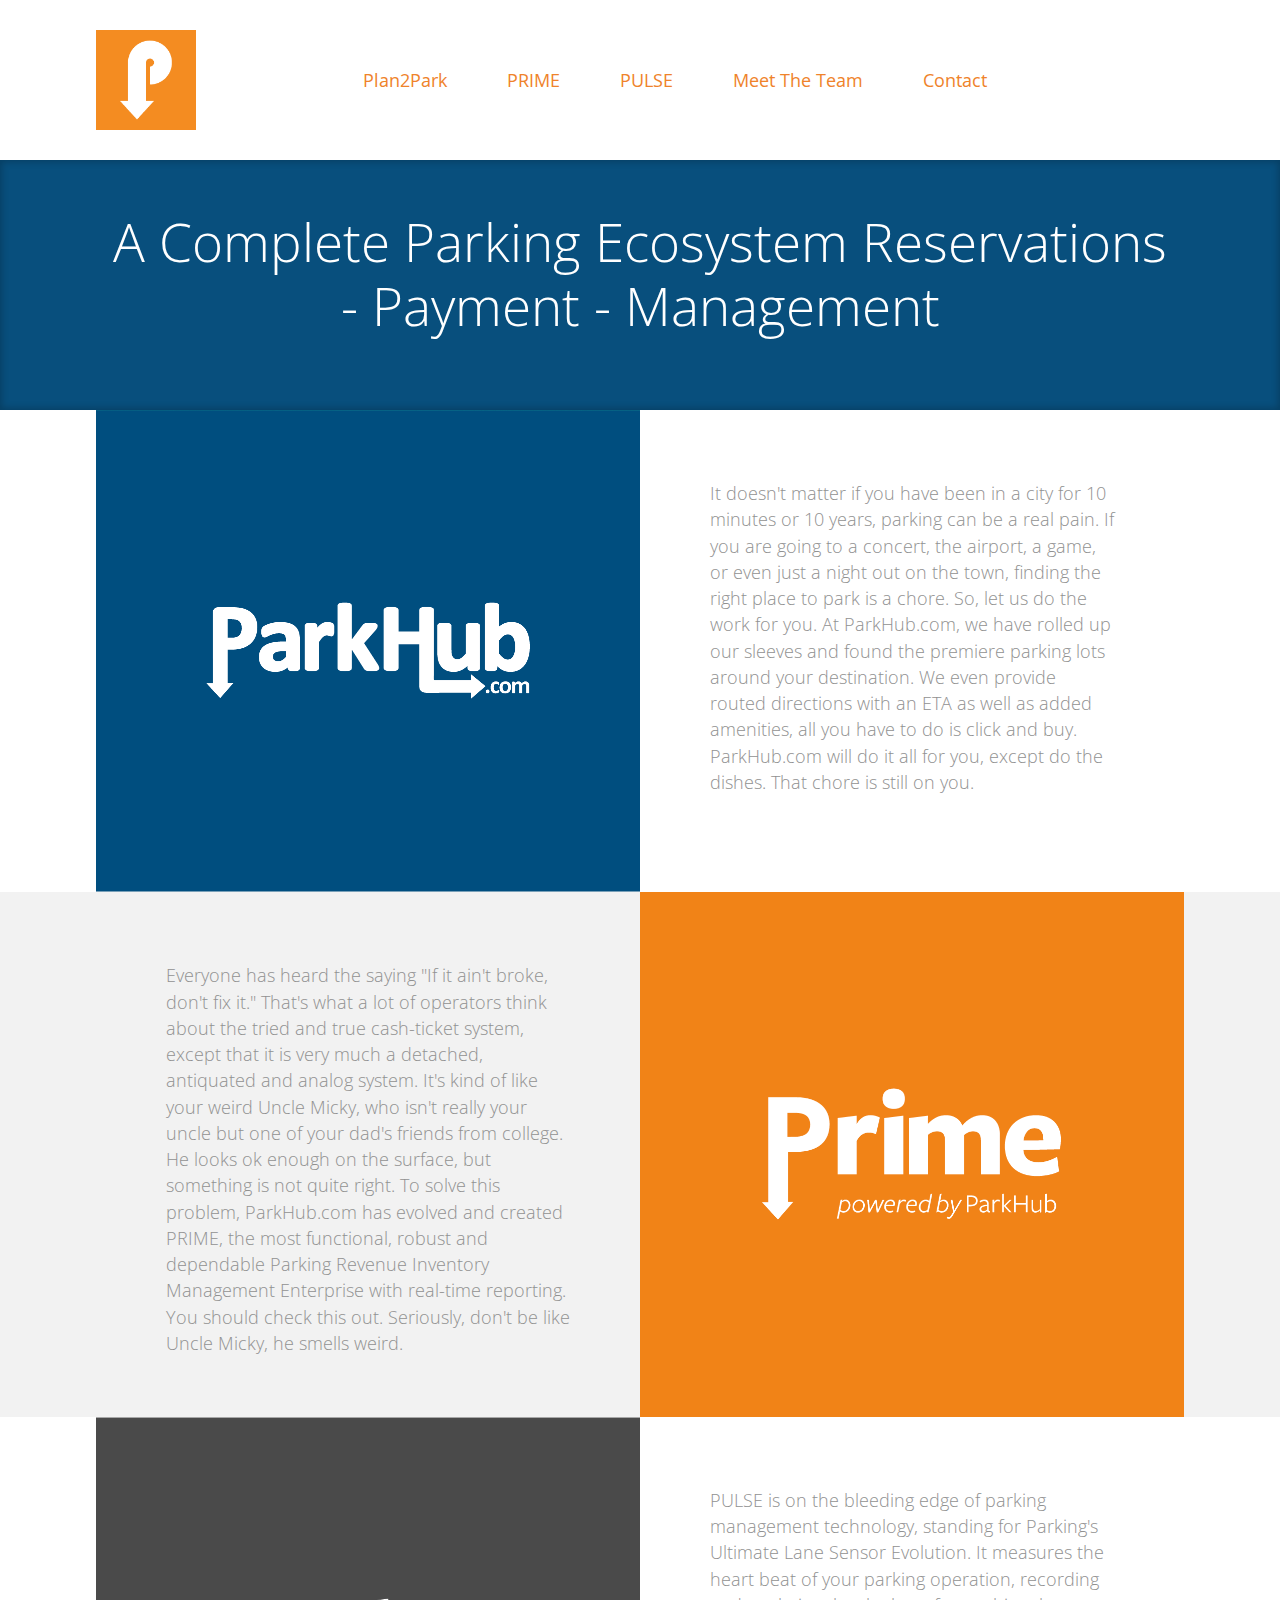
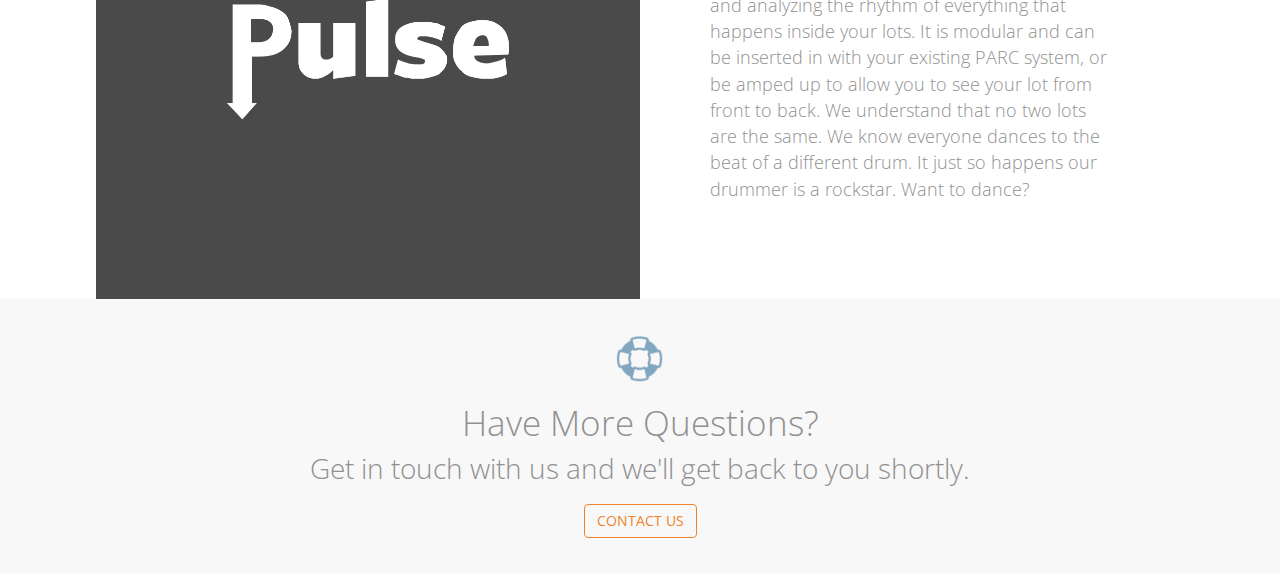
<file: index.html>
<!DOCTYPE html>
<html>
<head>
	<title>ParkHub.com</title>
    <meta name="viewport" content="initial-scale = 1.0,maximum-scale = 1.0" />
    <link rel="shortcut icon" href="images/parkhub-icon.ico" />
<!--    <link rel="stylesheet" href="//netdna.bootstrapcdn.com/bootstrap/3.2.0/css/bootstrap.min.css" />-->
    <link rel="stylesheet" href="style/bootstrap.min.css" />
    <link rel="stylesheet" href="style/marques.min.css" />
    <link href='https://fonts.googleapis.com/css?family=Open+Sans' rel='stylesheet' type='text/css'>
</head>
<body>
    
    <div class="wrapper">
    
        <nav class="navigation navbar navbar-default">
          <div class="cust-container container">
            <!-- Brand and toggle get grouped for better mobile display -->
            <div class="navbar-header">
              <button type="button" class="cust-navbar-toggle navbar-toggle collapsed" data-toggle="collapse" data-target="#bs-example-navbar-collapse-1" aria-expanded="false">
                <span class="sr-only">Toggle navigation</span>
                <span class="icon-bar"></span>
                <span class="icon-bar"></span>
                <span class="icon-bar"></span>
              </button>
              <a href="index.html"><img id="logo" class="navbar-brand" src="images/logo.png" /></a>
            </div>

            <!-- Collect the nav links, forms, and other content for toggling -->
            <div class="collapse navbar-collapse" id="bs-example-navbar-collapse-1">
              <ul class="cust-nav nav navbar-nav">
                <li><a href="parkhub.html">Plan2Park</a></li>
                <li><a href="prime.html">PRIME</a></li>
                <li><a href="pulse.html">PULSE</a></li>
                <li><a href="team.html">Meet The Team</a></li>
                <li><a href="contact.html">Contact</a></li>
              </ul>
            </div><!-- /.navbar-collapse -->
          </div><!-- /.container-fluid -->
        </nav>
    </div>

    <section class="hero-section" style="background-image: url('https://s3.amazonaws.com/parkhub-assets/parkhub.com/assets/images/about-us/overview-c6fdcbafa57f0be88a2fa9a77554bc99.png')">
        <div class="wrapper">
            <section class="cust-container container">
                <article class="hero-text">
                    <h2 id="overviewHeader">A Complete Parking Ecosystem Reservations - Payment - Management</h2>
                </article>
            </section>
        </div>
    </section>

    <div class="wrapper">
        <section class="cust-container container">
            <div class="row">
                <div class="cust-col col-md-6">
                    <a href="parkhub.html"><img class="cust-card" src="images/parkhub.png"></a>
                </div>
                <div class="cust-col col-md-6">
                    <p class="cust-card-text">It doesn't matter if you have been in a city for 10 minutes or 10 years, parking can be a real pain. If you are going to a concert, the airport, a game, or even just a night out on the town, finding the right place to park is a chore. So, let us do the work for you. At ParkHub.com, we have rolled up our sleeves and found the premiere parking lots around your destination. We even provide routed directions with an ETA as well as added amenities, all you have to do is click and buy. ParkHub.com will do it all for you, except do the dishes. That chore is still on you.</p>
                </div>
            </div>
            
            <div class="cust-row"></div>
            <div id="overviewSection" class="row">
                <div id="overviewBottom" class="cust-col col-md-6">
                    <p class="cust-card-text">Everyone has heard the saying "If it ain't broke, don't fix it." That's what a lot of operators think about the tried and true cash-ticket system, except that it is very much a detached, antiquated and analog system. It's kind of like your weird Uncle Micky, who isn't really your uncle but one of your dad's friends from college. He looks ok enough on the surface, but something is not quite right. To solve this problem, ParkHub.com has evolved and created PRIME, the most functional, robust and dependable Parking Revenue Inventory Management Enterprise with real-time reporting. You should check this out. Seriously, don't be like Uncle Micky, he smells weird.</p>
                </div>
                <div id="overviewTop" class="cust-col col-md-6">
                    <a href="prime.html"><img class="cust-card" src="images/prime.png"></a>
                </div>
            </div>
            <div class="row">
                <div class="cust-col col-md-6">
                    <a href="pulse.html"><img class="cust-card" src="images/pulse.png"></a>
                </div>
                <div class="cust-col col-md-6">
                    <p class="cust-card-text">PULSE is on the bleeding edge of parking management technology, standing for Parking's Ultimate Lane Sensor Evolution. It measures the heart beat of your parking operation, recording and analyzing the rhythm of everything that happens inside your lots. It is modular and can be inserted in with your existing PARC system, or be amped up to allow you to see your lot from front to back. We understand that no two lots are the same. We know everyone dances to the beat of a different drum. It just so happens our drummer is a rockstar. Want to dance?</p>
                </div>
            </div>
        </section>
        
    </div>

    <section class="footer">
        <header>
            <!-- Icon -->
            <img class="footer-icon cust-card" src="images/icon.png">
        </header>
        <article>
            <h3>Have More Questions?</h3>
            <h5>Get in touch with us and we'll get back to you shortly.</h5>
            <button class="cust-button btn"><a href="contact.html">Contact Us</a></button>
        </article>
    </section>
    
    <script type="text/javascript" src="js/jquery.js"></script>
    <script type="text/javascript" src="js/bootstrap.min.js"></script>
</body>
</html>
</file>
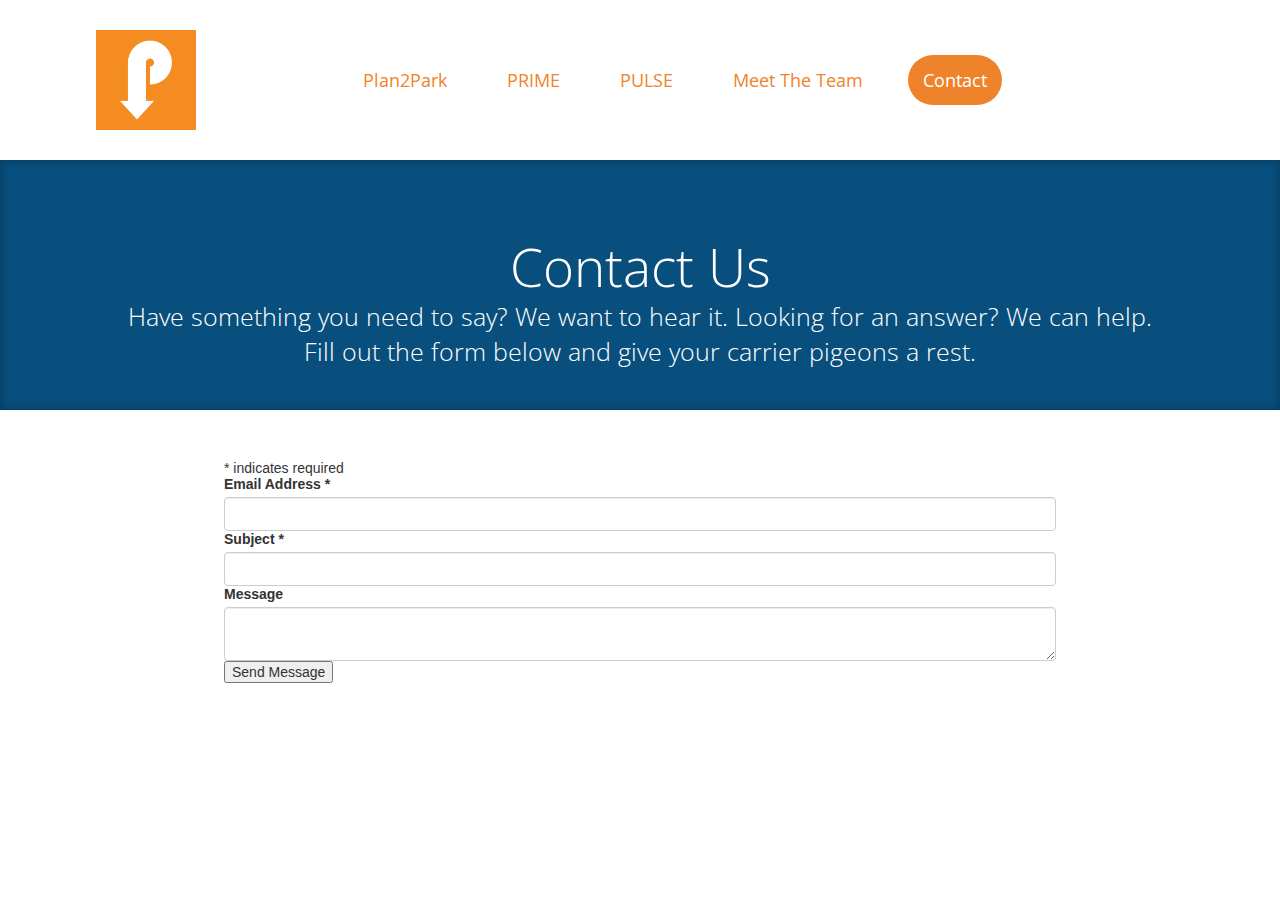
<file: contact.html>
<!DOCTYPE html>
<html>
<head>
	<title>ParkHub.com</title>
    <meta name="viewport" content="initial-scale = 1.0,maximum-scale = 1.0" />
    <link rel="shortcut icon" href="images/parkhub-icon.ico" />
<!--    <link rel="stylesheet" href="//netdna.bootstrapcdn.com/bootstrap/3.2.0/css/bootstrap.min.css" />-->
    <link rel="stylesheet" href="style/bootstrap.min.css" />
    <link rel="stylesheet" href="style/marques.min.css" />
    <link href='https://fonts.googleapis.com/css?family=Open+Sans' rel='stylesheet' type='text/css'>
</head>
<body>
    
    <div class="wrapper">
    
        <nav class="navigation navbar navbar-default">
          <div class="cust-container container">
            <!-- Brand and toggle get grouped for better mobile display -->
            <div class="navbar-header">
              <button type="button" class="cust-navbar-toggle navbar-toggle collapsed" data-toggle="collapse" data-target="#bs-example-navbar-collapse-1" aria-expanded="false">
                <span class="sr-only">Toggle navigation</span>
                <span class="icon-bar"></span>
                <span class="icon-bar"></span>
                <span class="icon-bar"></span>
              </button>
              <a href="index.html"><img id="logo" class="navbar-brand" src="images/logo.png" /></a>
            </div>

            <!-- Collect the nav links, forms, and other content for toggling -->
            <div class="collapse navbar-collapse" id="bs-example-navbar-collapse-1">
              <ul class="cust-nav nav navbar-nav">
                <li><a href="parkhub.html">Plan2Park</a></li>
                <li><a href="prime.html">PRIME</a></li>
                <li><a href="pulse.html">PULSE</a></li>
                <li><a href="team.html">Meet The Team</a></li>
                <li class="active"><a href="contact.html">Contact</a></li>
              </ul>
            </div><!-- /.navbar-collapse -->
          </div><!-- /.container-fluid -->
        </nav>
    </div>
    
    <section class="hero-section" style="background-image: url('https://s3.amazonaws.com/parkhub-assets/parkhub.com/assets/images/stock-photos/contact-us-906ff8c584ab587b94f9fb4f69b45770.png')">
        <div class="wrapper">
            <section class="cust-container container">
                <article class="hero-text">
                    <h2 id="contactHeader">Contact Us</h2>
                    <p id="contactParagraph">Have something you need to say? We want to hear it. Looking for an answer? We can help. Fill out the form below and give your carrier pigeons a rest.</p>
                </article>
            </section>
        </div>
    </section>

    <div class="wrapper">
<!--        Contact Form-->
        <div class="contact-form">
<!--
            <form>
                <div class="form-group">
                    <label>Email Address:</label><br>
                    <input class="form-control" type="text" placeholder="Email Address" /><br>
                    <label>Subject:</label><br>
                    <input class="form-control" type="text" placeholder="Subject" /><br>
                    <label>Message:</label><br>
                    <textarea class="form-control" placeholder="Message" rows="8"></textarea>
                </div>
            </form>
-->
            <!-- Begin MailChimp Signup Form -->
            <link href="//cdn-images.mailchimp.com/embedcode/classic-081711.css" rel="stylesheet" type="text/css">
            <style type="text/css">
                #mc_embed_signup{background:#fff; clear:left; font:14px Helvetica,Arial,sans-serif; }
                /* Add your own MailChimp form style overrides in your site stylesheet or in this style block.
                   We recommend moving this block and the preceding CSS link to the HEAD of your HTML file. */
            </style>
            <div id="mc_embed_signup">
            <form action="//ParkHub.us2.list-manage.com/subscribe/post?u=d88e608ca8e171a19320ea93f&amp;id=81ae379cb3" method="post" id="mc-embedded-subscribe-form" name="mc-embedded-subscribe-form" class="validate" target="_blank" novalidate>
                <div id="mc_embed_signup_scroll">

            <div class="indicates-required"><span class="asterisk">*</span> indicates required</div>
            <div class="mc-field-group">
                <label for="mce-EMAIL">Email Address  <span class="asterisk">*</span>
            </label>
                <input type="email" value="" name="EMAIL" class="required email form-control" id="mce-EMAIL">
            </div>
            <div class="mc-field-group">
                <label for="mce-SUBJECT">Subject  <span class="asterisk">*</span>
            </label>
                <input type="text" value="" name="SUBJECT" class="required form-control" id="mce-SUBJECT">
            </div>
            <div class="mc-field-group">
                <label for="mce-MMERGE1">Message </label>
<!--                <input type="text" value="" name="MMERGE1" class="" id="mce-MMERGE1">-->
                <textarea class="form-control" value="Message" name="MMERGE1" id="mce-MMERGE1"></textarea>
            </div>
                <div id="mce-responses" class="clear">
                    <div class="response" id="mce-error-response" style="display:none"></div>
                    <div class="response" id="mce-success-response" style="display:none"></div>
                </div>    <!-- real people should not fill this in and expect good things - do not remove this or risk form bot signups-->
                <div style="position: absolute; left: -5000px;" aria-hidden="true"><input type="text" name="b_d88e608ca8e171a19320ea93f_81ae379cb3" tabindex="-1" value=""></div>
                <div class="clear"><input type="submit" value="Send Message" name="subscribe" id="mc-embedded-subscribe" class="button"></div>
                </div>
            </form>
            </div>
            <script type='text/javascript' src='//s3.amazonaws.com/downloads.mailchimp.com/js/mc-validate.js'></script><script type='text/javascript'>(function($) {window.fnames = new Array(); window.ftypes = new Array();fnames[0]='EMAIL';ftypes[0]='email';fnames[2]='SUBJECT';ftypes[2]='text';fnames[1]='MMERGE1';ftypes[1]='text';}(jQuery));var $mcj = jQuery.noConflict(true);</script>
            <!--End mc_embed_signup-->
        </div>
        
    </div>
    
    <script type="text/javascript" src="js/jquery.js"></script>
    <script type="text/javascript" src="js/bootstrap.min.js"></script>
</body>
</html>
</file>
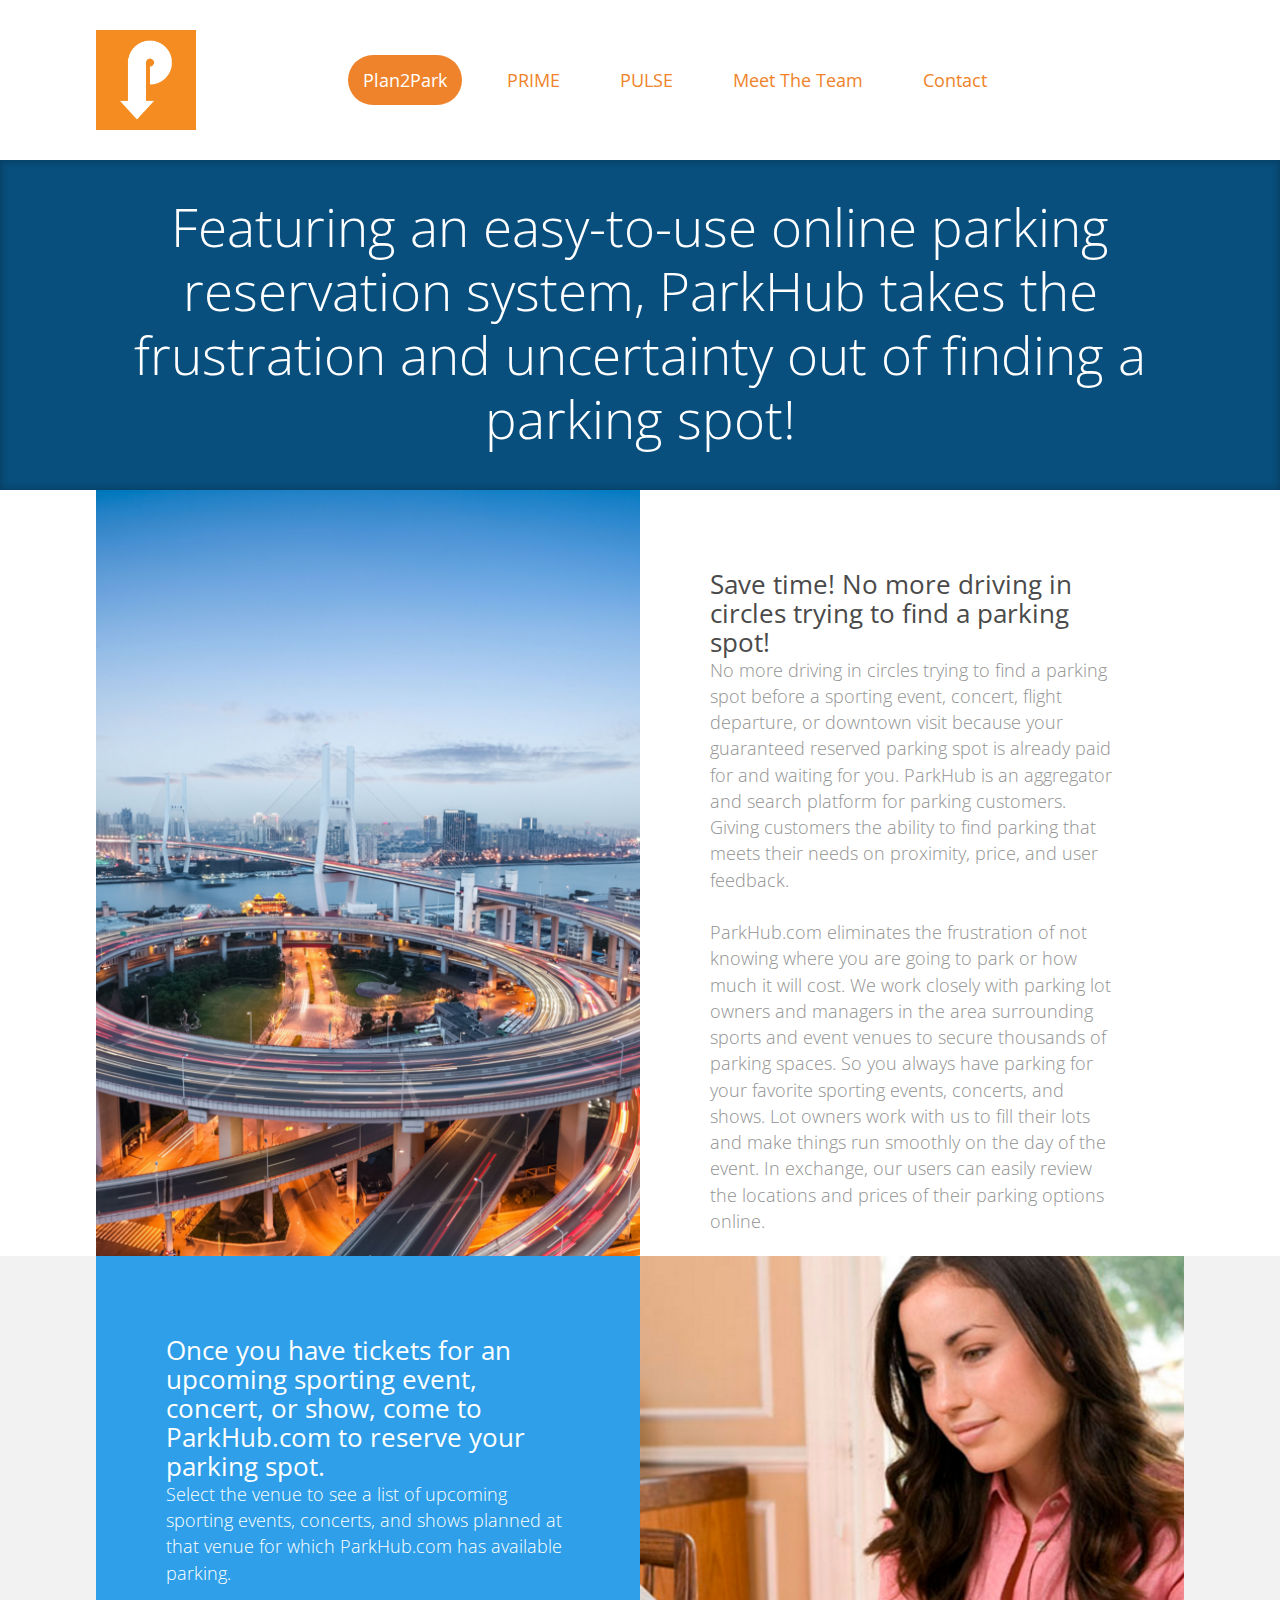
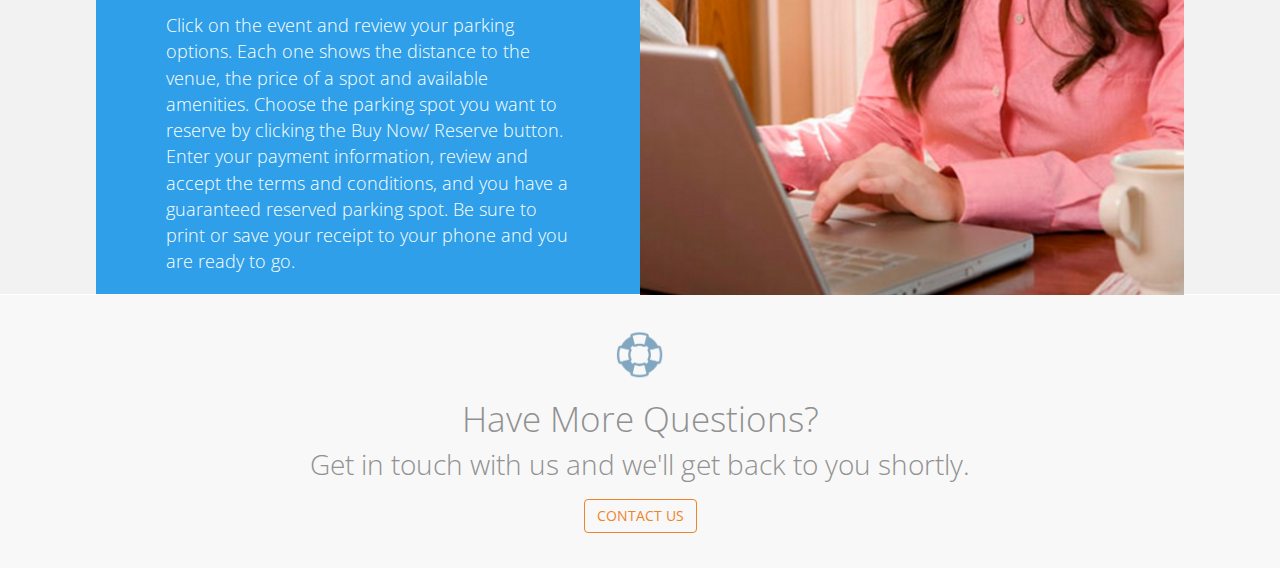
<file: parkhub.html>
<!DOCTYPE html>
<html>
<head>
	<title>ParkHub.com</title>
    <meta name="viewport" content="initial-scale = 1.0,maximum-scale = 1.0" />
    <link rel="shortcut icon" href="images/parkhub-icon.ico" />
<!--    <link rel="stylesheet" href="//netdna.bootstrapcdn.com/bootstrap/3.2.0/css/bootstrap.min.css" />-->
    <link rel="stylesheet" href="style/bootstrap.min.css" />
    <link rel="stylesheet" href="style/marques.min.css" />
    <link href='https://fonts.googleapis.com/css?family=Open+Sans' rel='stylesheet' type='text/css'>
</head>
<body>
    
    <div class="wrapper">
    
        <nav class="navigation navbar navbar-default">
          <div class="cust-container container">
            <!-- Brand and toggle get grouped for better mobile display -->
            <div class="navbar-header">
              <button type="button" class="cust-navbar-toggle navbar-toggle collapsed" data-toggle="collapse" data-target="#bs-example-navbar-collapse-1" aria-expanded="false">
                <span class="sr-only">Toggle navigation</span>
                <span class="icon-bar"></span>
                <span class="icon-bar"></span>
                <span class="icon-bar"></span>
              </button>
              <a href="index.html"><img id="logo" class="navbar-brand" src="images/logo.png" /></a>
            </div>

            <!-- Collect the nav links, forms, and other content for toggling -->
            <div class="collapse navbar-collapse" id="bs-example-navbar-collapse-1">
              <ul class="cust-nav nav navbar-nav">
                <li class="active"><a href="parkhub.html">Plan2Park</a></li>
                <li><a href="prime.html">PRIME</a></li>
                <li><a href="pulse.html">PULSE</a></li>
                <li><a href="team.html">Meet The Team</a></li>
                <li><a href="contact.html">Contact</a></li>
              </ul>
            </div><!-- /.navbar-collapse -->
          </div><!-- /.container-fluid -->
        </nav>
    </div>

    <section id="parkhubHero" class="hero-section" style="background-image: url('https://s3.amazonaws.com/parkhub-assets/parkhub.com/assets/images/about-us/ph-services-0ce22b39ac86cafef7c015df4010bbe0.png')">
        <div class="wrapper">
            <section class="cust-container container">
                <article class="hero-text">
                    <h2 id="parkhubHeader">Featuring an easy-to-use online parking reservation system, ParkHub takes the frustration and uncertainty out of finding a parking spot!</h2>
                </article>
            </section>
        </div>
    </section>

    <div class="wrapper">
        <section class="cust-container container">
            <div class="row">
                <div class="cust-col col-md-6">
                    <img id="parkhubCard" class="cust-card" src="images/parkhub-city.png">
                </div>
                <div class="cust-col col-md-6">
                    <div class="cust-card-text">
                        <h6 class="cust-card-header">Save time! No more driving in circles trying to find a parking spot!</h6>
                        <p>No more driving in circles trying to find a parking spot before a sporting event, concert, flight departure, or downtown visit because your guaranteed reserved parking spot is already paid for and waiting for you. ParkHub is an aggregator and search platform for parking customers. Giving customers the ability to find parking that meets their needs on proximity, price, and user feedback.<br><br>
    ParkHub.com eliminates the frustration of not knowing where you are going to park or how much it will cost. We work closely with parking lot owners and managers in the area surrounding sports and event venues to secure thousands of parking spaces. So you always have parking for your favorite sporting events, concerts, and shows. Lot owners work with us to fill their lots and make things run smoothly on the day of the event. In exchange, our users can easily review the locations and prices of their parking options online.</p>
                    </div>
                </div>
            </div>
            <div class="cust-row-parkhub"></div>
            <div id="parkhubSection" class="row">
                <div id="parkhubBottom" class="cust-col col-md-6">
                    <div class="blue-card-parkhub cust-card-text">
                        <h6 class="white-text cust-card-header">Once you have tickets for an upcoming sporting event, concert, or show, come to ParkHub.com to reserve your parking spot.</h6>
                        <p class="white-text">Select the venue to see a list of upcoming sporting events, concerts, and shows planned at that venue for which ParkHub.com has available parking.<br><br>
Click on the event and review your parking options. Each one shows the distance to the venue, the price of a spot and available amenities. Choose the parking spot you want to reserve by clicking the Buy Now/ Reserve button. Enter your payment information, review and accept the terms and conditions, and you have a guaranteed reserved parking spot. Be sure to print or save your receipt to your phone and you are ready to go.</p>
                    </div>
                </div>
                <div id="parkhubTop" class="cust-col col-md-6">
                    <img class="cust-card" src="images/parkhub-women.png">
                </div>
            </div>
        </section>

    </div>
        
    <section class="footer">
        <header>
            <!-- Icon -->
            <img class="footer-icon cust-card" src="images/icon.png">
        </header>
        <article>
            <h3>Have More Questions?</h3>
            <h5>Get in touch with us and we'll get back to you shortly.</h5>
            <button class="cust-button btn"><a href="contact.html">Contact Us</a></button>
        </article>
    </section>
    
    <script type="text/javascript" src="js/jquery.js"></script>
    <script type="text/javascript" src="js/bootstrap.min.js"></script>
</body>
</html>
</file>
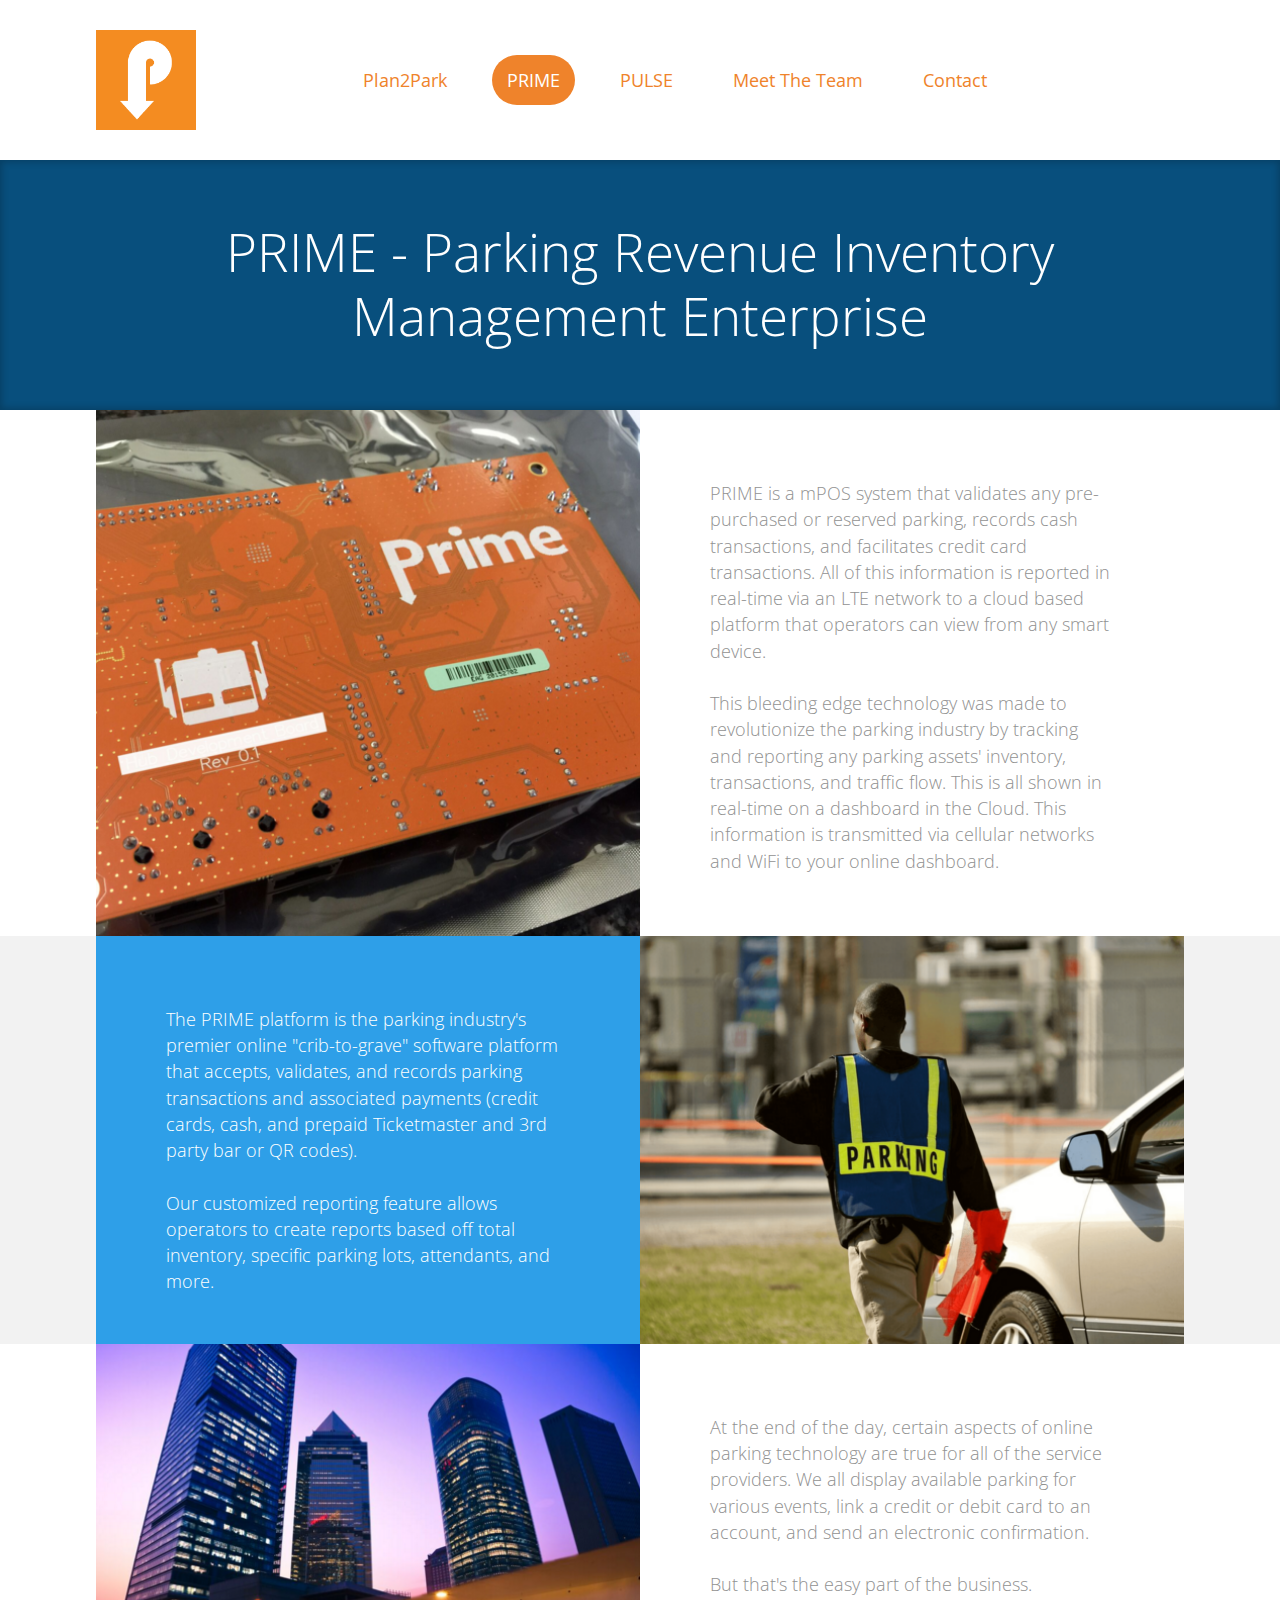
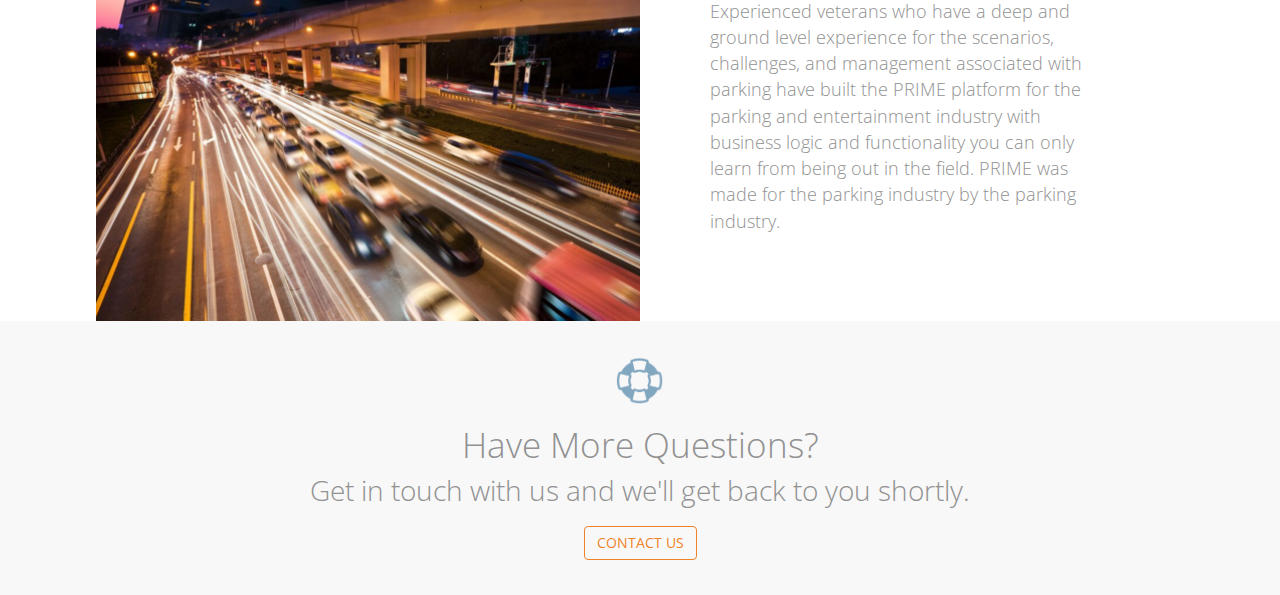
<file: prime.html>
<!DOCTYPE html>
<html>
<head>
	<title>ParkHub.com</title>
    <meta name="viewport" content="initial-scale = 1.0,maximum-scale = 1.0" />
    <link rel="shortcut icon" href="images/parkhub-icon.ico" />
<!--    <link rel="stylesheet" href="//netdna.bootstrapcdn.com/bootstrap/3.2.0/css/bootstrap.min.css" />-->
    <link rel="stylesheet" href="style/bootstrap.min.css" />
    <link rel="stylesheet" href="style/marques.min.css" />
    <link href='https://fonts.googleapis.com/css?family=Open+Sans' rel='stylesheet' type='text/css'>
</head>
<body>
    
    <div class="wrapper">
    
        <nav class="navigation navbar navbar-default">
          <div class="cust-container container">
            <!-- Brand and toggle get grouped for better mobile display -->
            <div class="navbar-header">
              <button type="button" class="cust-navbar-toggle navbar-toggle collapsed" data-toggle="collapse" data-target="#bs-example-navbar-collapse-1" aria-expanded="false">
                <span class="sr-only">Toggle navigation</span>
                <span class="icon-bar"></span>
                <span class="icon-bar"></span>
                <span class="icon-bar"></span>
              </button>
              <a href="index.html"><img id="logo" class="navbar-brand" src="images/logo.png" /></a>
            </div>

            <!-- Collect the nav links, forms, and other content for toggling -->
            <div class="collapse navbar-collapse" id="bs-example-navbar-collapse-1">
              <ul class="cust-nav nav navbar-nav">
                <li><a href="parkhub.html">Plan2Park</a></li>
                <li class="active"><a href="prime.html">PRIME</a></li>
                <li><a href="pulse.html">PULSE</a></li>
                <li><a href="team.html">Meet The Team</a></li>
                <li><a href="contact.html">Contact</a></li>
              </ul>
            </div><!-- /.navbar-collapse -->
          </div><!-- /.container-fluid -->
        </nav>
    </div>

    <section class="hero-section" style="background-image: url('https://s3.amazonaws.com/parkhub-assets/parkhub.com/assets/images/about-us/prime-services-72428907e0f2619aea5b62bc99d8cf31.png')">
        <div class="wrapper">
            <section class="cust-container container">
                <article class="hero-text">
                    <h2 id="primeHeader">PRIME - Parking Revenue Inventory Management Enterprise</h2>
                </article>
            </section>
        </div>
    </section>

    <div class="wrapper">
        <section class="cust-container container">
            <div class="row">
                <div class="cust-col col-md-6">
                    <img class="cust-card" src="images/prime-chip.png">
                </div>
                <div class="cust-col col-md-6">
                    <p class="cust-card-text">PRIME is a mPOS system that validates any pre-purchased or reserved parking, records cash transactions, and facilitates credit card transactions. All of this information is reported in real-time via an LTE network to a cloud based platform that operators can view from any smart device.<br><br>
This bleeding edge technology was made to revolutionize the parking industry by tracking and reporting any parking assets' inventory, transactions, and traffic flow. This is all shown in real-time on a dashboard in the Cloud. This information is transmitted via cellular networks and WiFi to your online dashboard.</p>
                </div>
            </div>
            <div class="cust-row-prime"></div>
            <div id="primeSection" class="row">
                <div id="primeBottom" class="cust-col col-md-6">
                    <div class="blue-card-prime cust-card-text">
                        <p class="white-text">The PRIME platform is the parking industry's premier online "crib-to-grave" software platform that accepts, validates, and records parking transactions and associated payments (credit cards, cash, and prepaid Ticketmaster and 3rd party bar or QR codes).<br><br>
Our customized reporting feature allows operators to create reports based off total inventory, specific parking lots, attendants, and more.</p>
                    </div>
                </div>
                <div id="primeTop" class="cust-col col-md-6">
                    <img class="cust-card" src="images/prime-parking.png">
                </div>
            </div>
            <div class="row">
                <div class="cust-col col-md-6">
                    <img class="cust-card" src="images/prime-city.png">
                </div>
                <div class="cust-col col-md-6">
                    <p class="cust-card-text">At the end of the day, certain aspects of online parking technology are true for all of the service providers. We all display available parking for various events, link a credit or debit card to an account, and send an electronic confirmation.<br><br>
But that's the easy part of the business. Experienced veterans who have a deep and ground level experience for the scenarios, challenges, and management associated with parking have built the PRIME platform for the parking and entertainment industry with business logic and functionality you can only learn from being out in the field. PRIME was made for the parking industry by the parking industry.</p>
                </div>
            </div>
        </section>
    
    </div>

    <section class="footer">
        <header>
            <!-- Icon -->
            <img class="footer-icon cust-card" src="images/icon.png">
        </header>
        <article>
            <h3>Have More Questions?</h3>
            <h5>Get in touch with us and we'll get back to you shortly.</h5>
            <button class="cust-button btn"><a href="contact.html">Contact Us</a></button>
        </article>
    </section>
    
    <script type="text/javascript" src="js/jquery.js"></script>
    <script type="text/javascript" src="js/bootstrap.min.js"></script>
</body>
</html>
</file>
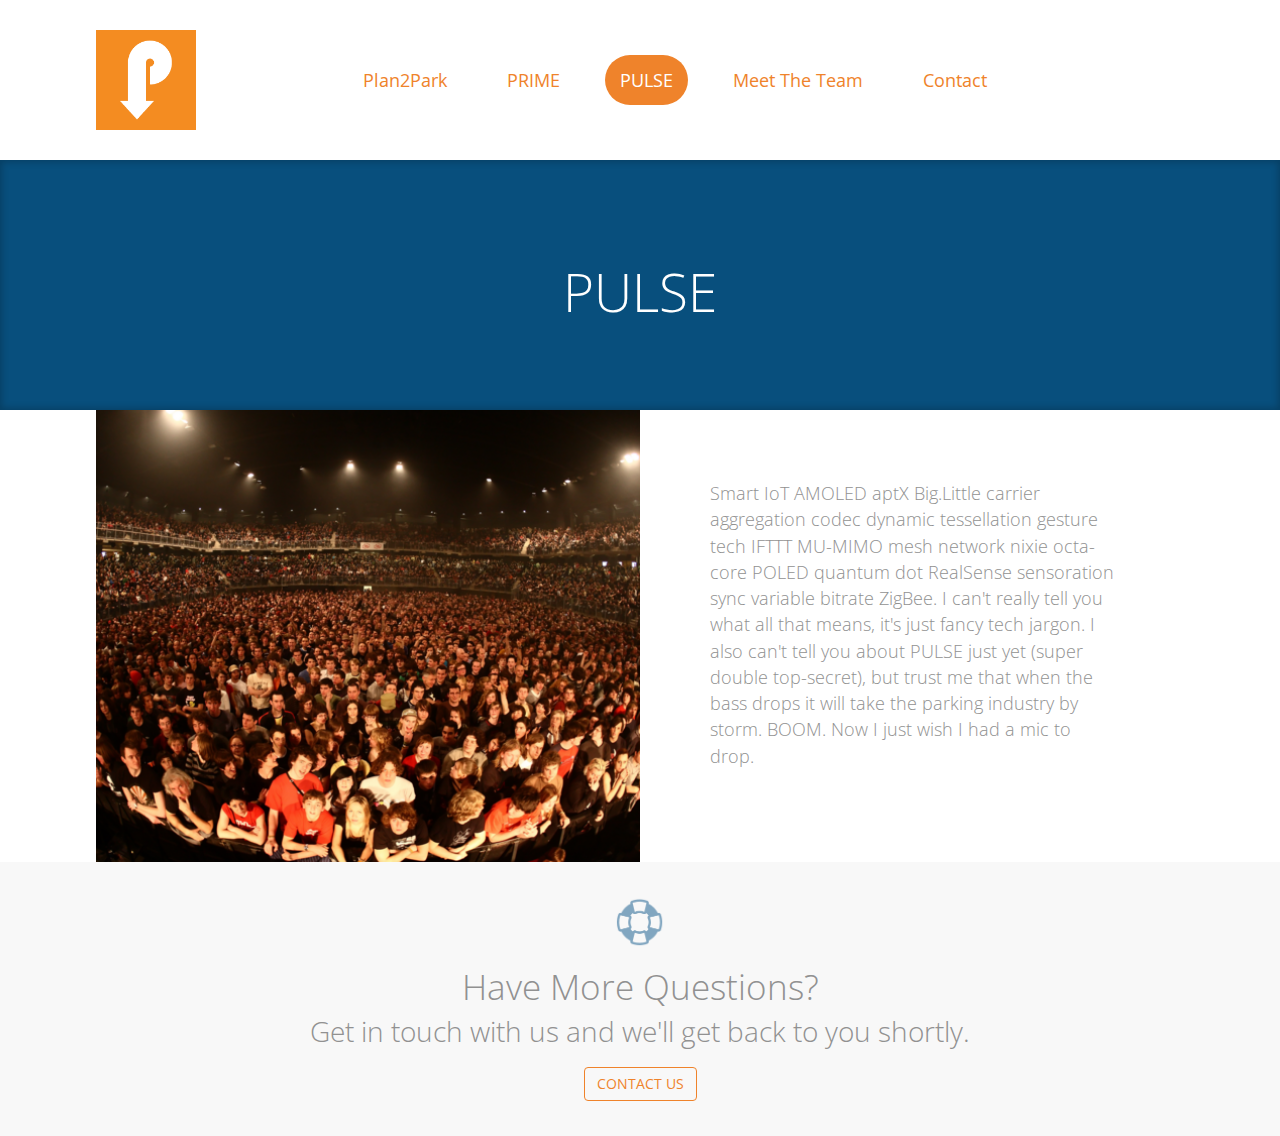
<file: pulse.html>
<!DOCTYPE html>
<html>
<head>
	<title>ParkHub.com</title>
    <meta name="viewport" content="initial-scale = 1.0,maximum-scale = 1.0" />
    <link rel="shortcut icon" href="images/parkhub-icon.ico" />
<!--    <link rel="stylesheet" href="//netdna.bootstrapcdn.com/bootstrap/3.2.0/css/bootstrap.min.css" />-->
    <link rel="stylesheet" href="style/bootstrap.min.css" />
    <link rel="stylesheet" href="style/marques.min.css" />
    <link href='https://fonts.googleapis.com/css?family=Open+Sans' rel='stylesheet' type='text/css'>
</head>
<body>
    
    <div class="wrapper">
    
        <nav class="navigation navbar navbar-default">
          <div class="cust-container container">
            <!-- Brand and toggle get grouped for better mobile display -->
            <div class="navbar-header">
              <button type="button" class="cust-navbar-toggle navbar-toggle collapsed" data-toggle="collapse" data-target="#bs-example-navbar-collapse-1" aria-expanded="false">
                <span class="sr-only">Toggle navigation</span>
                <span class="icon-bar"></span>
                <span class="icon-bar"></span>
                <span class="icon-bar"></span>
              </button>
              <a href="index.html"><img id="logo" class="navbar-brand" src="images/logo.png" /></a>
            </div>

            <!-- Collect the nav links, forms, and other content for toggling -->
            <div class="collapse navbar-collapse" id="bs-example-navbar-collapse-1">
              <ul class="cust-nav nav navbar-nav">
                <li><a href="parkhub.html">Plan2Park</a></li>
                <li><a href="prime.html">PRIME</a></li>
                <li class="active"><a href="pulse.html">PULSE</a></li>
                <li><a href="team.html">Meet The Team</a></li>
                <li><a href="contact.html">Contact</a></li>
              </ul>
            </div><!-- /.navbar-collapse -->
          </div><!-- /.container-fluid -->
        </nav>
    </div>

    <section class="hero-section" style="background-image: url('https://s3.amazonaws.com/parkhub-assets/parkhub.com/assets/images/about-us/pulse-services-bce8ba96553f1344cfc3cc3e1a4b8b0b.png')">
        <div class="wrapper">
            <section class="cust-container container">
                <article class="hero-text">
                    <h2 id="pulseHeader">PULSE</h2>
                </article>
            </section>
        </div>
    </section>

    <div class="wrapper">
        <section class="cust-container container">
            <div class="row">
                <div class="cust-col col-md-6">
                    <img class="cust-card" src="images/pulse-crowd.png">
                </div>
                <div class="cust-col col-md-6">
                    <p class="cust-card-text">Smart IoT AMOLED aptX Big.Little carrier aggregation codec dynamic tessellation gesture tech IFTTT MU-MIMO mesh network nixie octa-core POLED quantum dot RealSense sensoration sync variable bitrate ZigBee. I can't really tell you what all that means, it's just fancy tech jargon. I also can't tell you about PULSE just yet (super double top-secret), but trust me that when the bass drops it will take the parking industry by storm. BOOM. Now I just wish I had a mic to drop.</p>
                </div>
            </div>
        </section>
        
    </div>

    <section class="footer">
        <header>
            <!-- Icon -->
            <img class="footer-icon cust-card" src="images/icon.png">
        </header>
        <article>
            <h3>Have More Questions?</h3>
            <h5>Get in touch with us and we'll get back to you shortly.</h5>
            <button class="cust-button btn"><a href="contact.html">Contact Us</a></button>
        </article>
    </section>
    
    <script type="text/javascript" src="js/jquery.js"></script>
    <script type="text/javascript" src="js/bootstrap.min.js"></script>
</body>
</html>
</file>
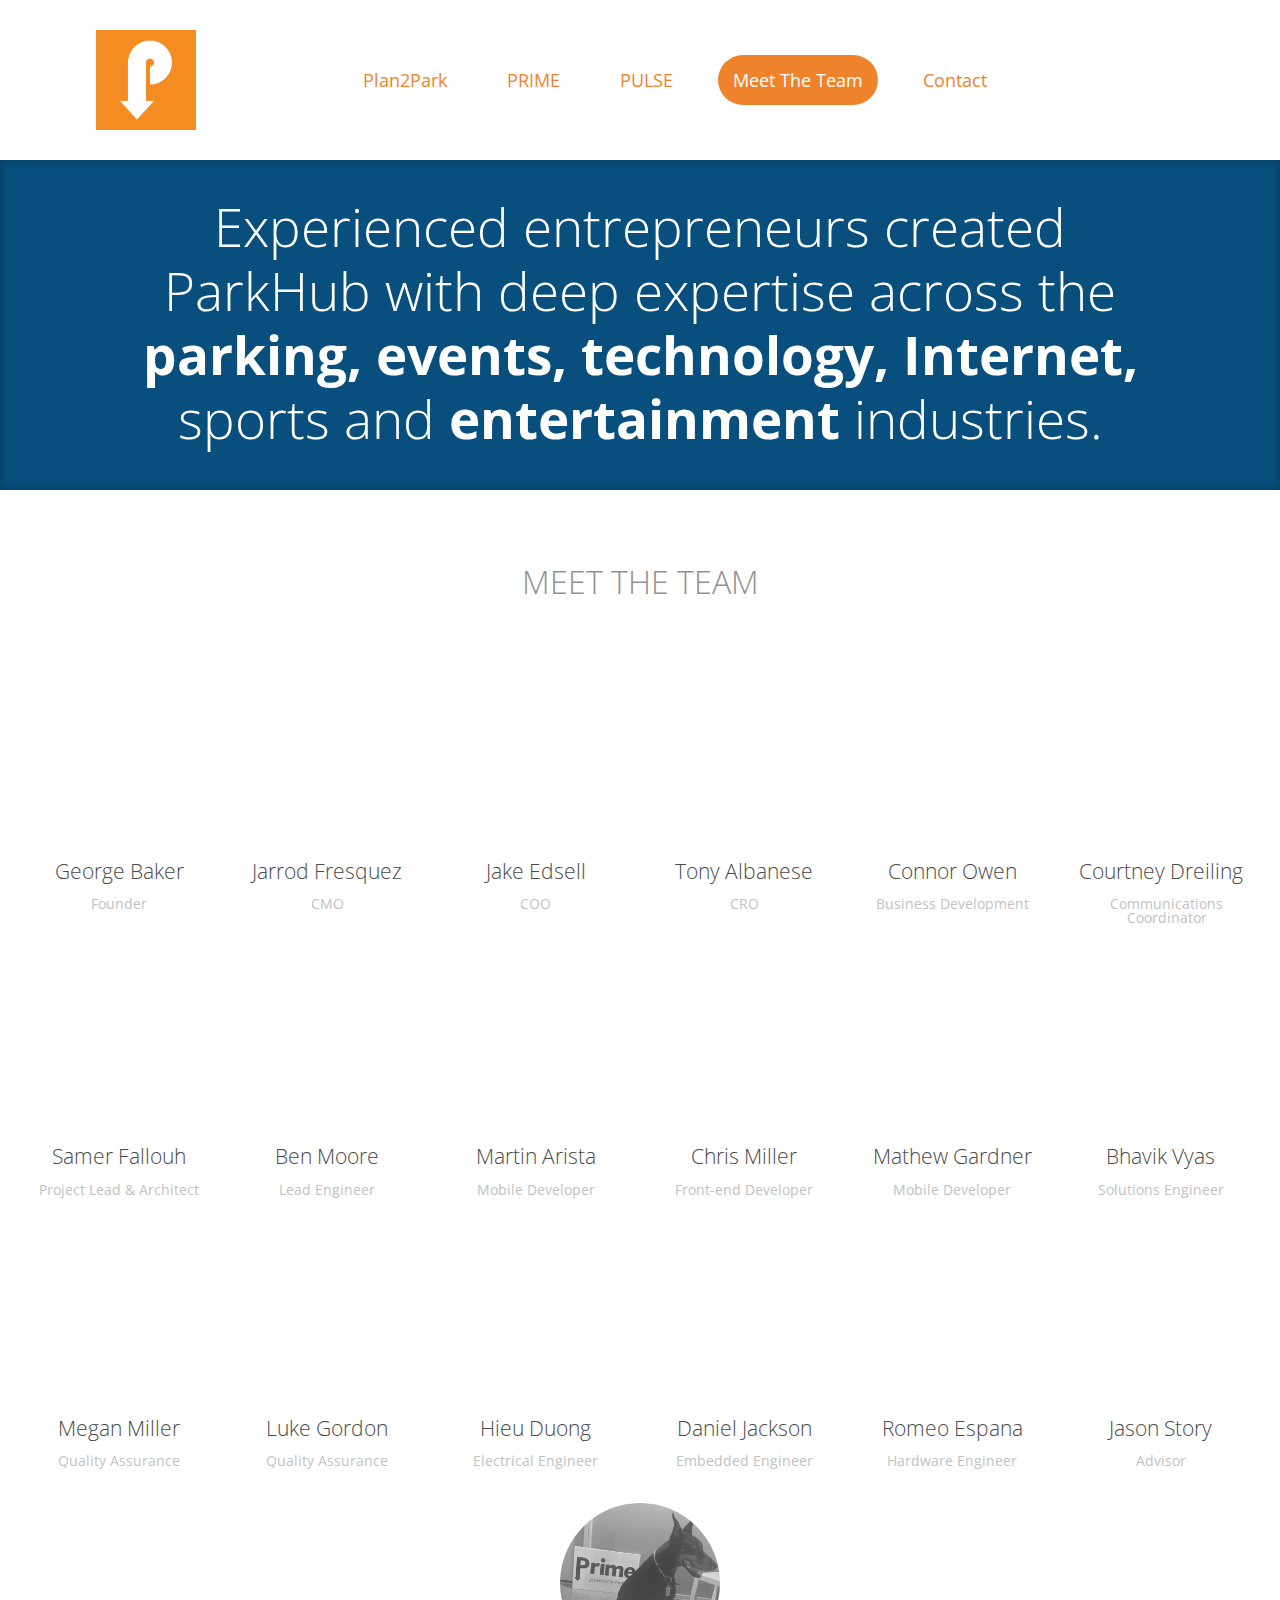
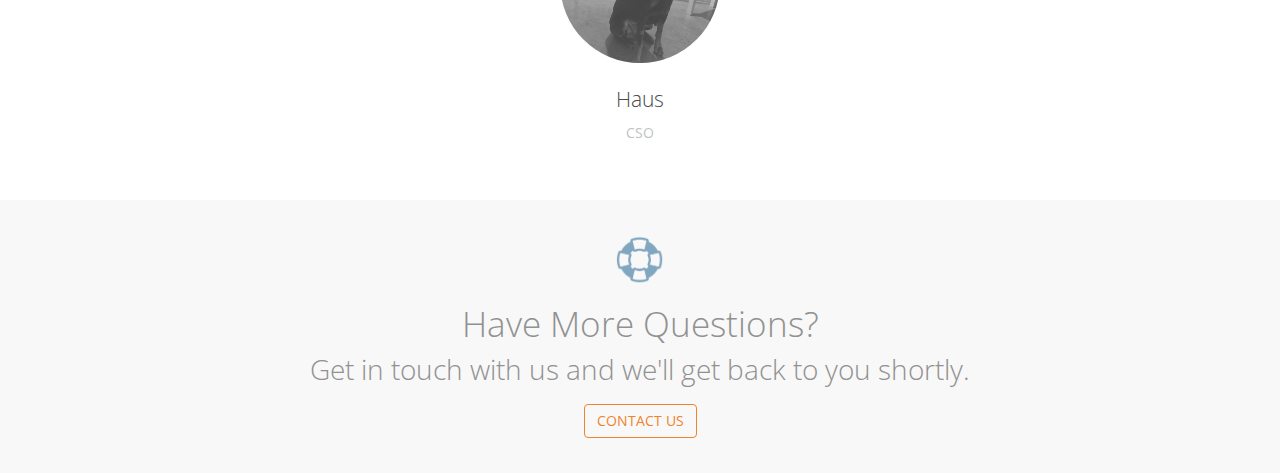
<file: team.html>
<!DOCTYPE html>
<html>
<head>
	<title>ParkHub.com</title>
    <meta name="viewport" content="initial-scale = 1.0,maximum-scale = 1.0" />
    <link rel="shortcut icon" href="images/parkhub-icon.ico" />
<!--    <link rel="stylesheet" href="//netdna.bootstrapcdn.com/bootstrap/3.2.0/css/bootstrap.min.css" />-->
    <link rel="stylesheet" href="style/bootstrap.min.css" />
    <link rel="stylesheet" href="style/marques.min.css" />
    <link href='https://fonts.googleapis.com/css?family=Open+Sans' rel='stylesheet' type='text/css'>
</head>
<body>
    
    <div class="wrapper">
    
        <nav class="navigation navbar navbar-default">
          <div class="cust-container container">
            <!-- Brand and toggle get grouped for better mobile display -->
            <div class="navbar-header">
              <button type="button" class="cust-navbar-toggle navbar-toggle collapsed" data-toggle="collapse" data-target="#bs-example-navbar-collapse-1" aria-expanded="false">
                <span class="sr-only">Toggle navigation</span>
                <span class="icon-bar"></span>
                <span class="icon-bar"></span>
                <span class="icon-bar"></span>
              </button>
              <a href="index.html"><img id="logo" class="navbar-brand" src="images/logo.png" /></a>
            </div>

            <!-- Collect the nav links, forms, and other content for toggling -->
            <div class="collapse navbar-collapse" id="bs-example-navbar-collapse-1">
              <ul class="cust-nav nav navbar-nav">
                <li><a href="parkhub.html">Plan2Park</a></li>
                <li><a href="prime.html">PRIME</a></li>
                <li><a href="pulse.html">PULSE</a></li>
                <li class="active"><a href="team.html">Meet The Team</a></li>
                <li><a href="contact.html">Contact</a></li>
              </ul>
            </div><!-- /.navbar-collapse -->
          </div><!-- /.container-fluid -->
        </nav>
    </div>

    <section id="parkhubHero" class="hero-section" style="background-image: url('https://s3.amazonaws.com/parkhub-assets/parkhub.com/assets/images/about-us/about-us-4659d4a64da6b995d47b425db9654919.png')">
        <div class="wrapper">
            <section class="cust-container container">
                <article class="hero-text">
                    <h2 id="teamHeader">Experienced entrepreneurs created ParkHub with deep expertise across the <strong>parking, events, technology, Internet,</strong> sports and <strong>entertainment</strong> industries.</h2>
                </article>
            </section>
        </div>
    </section>

    <div class="wrapper">
<!--        Team Section-->
        <div class="meet-the-team">
            <h3>Meet The Team</h3>
            <div class="cust-continer container">
<!--                    Row One-->
                <div class="cust-img-row col-md-12">
                    <div class="row">
                        <div class="col-md-2">
                            <div class="cust-img-card">
                                <a href="#georgeBaker"><div class="img-card" style="background-image: url('https://s3.amazonaws.com/parkhub-assets/parkhub.com/assets/images/meet-team/george-967cad0208f29f015431ff7107d0dc71.png')"></div></a>
                                <h6>George Baker</h6>
                                <p>Founder</p>
                            </div>
                        </div>
                        <div class="col-md-2">
                            <div class="cust-img-card">
                                <a href="#jarrodFresquez"><div class="img-card" style="background-image: url('https://s3.amazonaws.com/parkhub-assets/parkhub.com/assets/images/meet-team/jarrod-9a01e5ba5282e4607f7b14ea89719b40.png')"></div></a>
                                <h6>Jarrod Fresquez</h6>
                                <p>CMO</p>
                            </div>
                        </div>
                        <div class="col-md-2">
                            <div class="cust-img-card">
                                <a href="#jakeEdsell"><div class="img-card" style="background-image: url('https://s3.amazonaws.com/parkhub-assets/parkhub.com/assets/images/meet-team/jake-aaad804d29693b54440e3be2149acead.png')"></div></a>
                                <h6>Jake Edsell</h6>
                                <p>COO</p>
                            </div>
                        </div>
                        <div class="col-md-2">
                            <div class="cust-img-card">
                                <a href="#tonyAlbanese"><div class="img-card" style="background-image: url('https://s3.amazonaws.com/parkhub-assets/parkhub.com/assets/images/meet-team/tony-b544057014840c906c063d00df576cb0.png')"></div></a>
                                <h6>Tony Albanese</h6>
                                <p>CRO</p>
                            </div>
                        </div>
                        <div class="col-md-2">
                            <div class="cust-img-card">
                                <a href="#connorOwen"><div class="img-card" style="background-image: url('https://s3.amazonaws.com/parkhub-assets/parkhub.com/assets/images/meet-team/connor-95bd6255278fd1225a5208e054548989.png')"></div></a>
                                <h6>Connor Owen</h6>
                                <p>Business Development</p>
                            </div>
                        </div>
                        <div class="col-md-2">
                            <div class="cust-img-card">
                                <a href="#courtneyDreiling"><div class="img-card" style="background-image: url('https://s3.amazonaws.com/parkhub-assets/parkhub.com/assets/images/meet-team/courtney-0334fc2b1adce3f11aed7118d4056522.png')"></div></a>
                                <h6>Courtney Dreiling</h6>
                                <p id="courtney">Communications Coordinator</p>
                            </div>
                        </div>
                    </div>
                </div>
<!--                    Row Two-->
                <div class="cust-img-row col-md-12">
                    <div class="row">
                        <div class="col-md-2">
                            <div class="cust-img-card">
                                <a href="#samerFallouh"><div class="img-card" style="background-image: url('https://s3.amazonaws.com/parkhub-assets/parkhub.com/assets/images/meet-team/samer-e698d79f390ad4b0c9ff08454a2f4a59.png')"></div></a>
                                <h6>Samer Fallouh</h6>
                                <p>Project Lead & Architect</p>
                            </div>
                        </div>
                        <div class="col-md-2">
                            <div class="cust-img-card">
                                <a href="#benMore"><div class="img-card" style="background-image: url('https://s3.amazonaws.com/parkhub-assets/parkhub.com/assets/images/meet-team/ben-0d34c89e5251a35e925f80de4982fb59.png')"></div></a>
                                <h6>Ben Moore</h6>
                                <p>Lead Engineer</p>
                            </div>
                        </div>
                        <div class="col-md-2">
                            <div class="cust-img-card">
                                <a href="#martinArista"><div class="img-card" style="background-image: url('https://s3.amazonaws.com/parkhub-assets/parkhub.com/assets/images/meet-team/martin-0a673de129015bd784848a373cfd0d63.png')"></div></a>
                                <h6>Martin Arista</h6>
                                <p>Mobile Developer</p>
                            </div>
                        </div>
                        <div class="col-md-2">
                            <div class="cust-img-card">
                                <a href="#chrisMiller"><div class="img-card" style="background-image: url('https://s3.amazonaws.com/parkhub-assets/parkhub.com/assets/images/meet-team/chris-8e352428233eaecfb66ffb30300c6f10.png')"></div></a>
                                <h6>Chris Miller</h6>
                                <p>Front-end Developer</p>
                            </div>
                        </div>
                        <div class="col-md-2">
                            <div class="cust-img-card">
                                <a href="#mathewGardner"><div class="img-card" style="background-image: url('https://s3.amazonaws.com/parkhub-assets/parkhub.com/assets/images/meet-team/mathew-b38c70380281016b5426456cf15c470a.png')"></div></a>
                                <h6>Mathew Gardner</h6>
                                <p>Mobile Developer</p>
                            </div>
                        </div>
                        <div class="col-md-2">
                            <div class="cust-img-card">
                                <a href="#bhavikVyas"><div class="img-card" style="background-image: url('https://s3.amazonaws.com/parkhub-assets/parkhub.com/assets/images/meet-team/bhavik-fa99532e8c44dcab72a2ce3cb84663b7.png')"></div></a>
                                <h6>Bhavik Vyas</h6>
                                <p>Solutions Engineer</p>
                            </div>
                        </div>
                    </div>
                </div>
<!--                Row Three-->
                <div class="cust-img-row col-md-12">
                    <div class="row">
                        <div class="col-md-2">
                            <div class="cust-img-card">
                                <a href="#meganMiller"><div class="img-card" style="background-image: url('https://s3.amazonaws.com/parkhub-assets/parkhub.com/assets/images/meet-team/meghan-735442ce79611918d6899affc92ac071.png')"></div></a>
                                <h6>Megan Miller</h6>
                                <p>Quality Assurance</p>
                            </div>
                        </div>
                        <div class="col-md-2">
                            <div class="cust-img-card">
                                <a href="#lukeGordon"><div class="img-card" style="background-image: url('https://s3.amazonaws.com/parkhub-assets/parkhub.com/assets/images/meet-team/luke-5c800e28fef0f855c95a27c10b84f016.png')"></div></a>
                                <h6>Luke Gordon</h6>
                                <p>Quality Assurance</p>
                            </div>
                        </div>
                        <div class="col-md-2">
                            <div class="cust-img-card">
                                <a href="#hieuDuong"><div class="img-card" style="background-image: url('https://s3.amazonaws.com/parkhub-assets/parkhub.com/assets/images/meet-team/hieu-f0f6459b94a0ce098da9778c15f50370.png')"></div></a>
                                <h6>Hieu Duong</h6>
                                <p>Electrical Engineer</p>
                            </div>
                        </div>
                        <div class="col-md-2">
                            <div class="cust-img-card">
                                <a href="#danielJackson"><div class="img-card" style="background-image: url('https://s3.amazonaws.com/parkhub-assets/parkhub.com/assets/images/meet-team/dj-f515906d2404762b996bed3cb794602a.png')"></div></a>
                                <h6>Daniel Jackson</h6>
                                <p>Embedded Engineer</p>
                            </div>
                        </div>
                        <div class="col-md-2">
                            <div class="cust-img-card">
                                <a href="#romeoEspana"><div class="img-card" style="background-image: url('https://s3.amazonaws.com/parkhub-assets/parkhub.com/assets/images/meet-team/romeo-08f1e8e2b9bac10adc5d905fca04a7c0.png')"></div></a>
                                <h6>Romeo Espana</h6>
                                <p>Hardware Engineer</p>
                            </div>
                        </div>
                        <div class="col-md-2">
                            <div class="cust-img-card">
                                <a href="#jasonStory"><div class="img-card" style="background-image: url('https://s3.amazonaws.com/parkhub-assets/parkhub.com/assets/images/meet-team/jason-01bdea8b9ec3b693c5620876e2cc4f54.png')"></div></a>
                                <h6>Jason Story</h6>
                                <p>Advisor</p>
                            </div>
                        </div>
                    </div>
                </div>
<!--                Row Four-->
                <div class="cust-img-row col-md-12">
                    <div class="row">
                        <div class="col-md-12">
                            <div class="cust-img-card">
                                <a href="#haus"><div class="img-card" style="background-image: url('images/security.png')"></div></a>
                                <h6>Haus</h6>
                                <p>CSO</p>
                            </div>
                        </div>
                    </div>
                </div>
            </div>
        </div>
        
    </div>
    
<!--    Module Popups's-->
    
    <div id="georgeBaker" class="modalDialog">
        <div class="modalBox-parkhub">
            <a href="#close" title="Close" class="close">X</a>
            <div class="top-margin">
                <div class="img-card" style="background-image: url('https://s3.amazonaws.com/parkhub-assets/parkhub.com/assets/images/meet-team/george-967cad0208f29f015431ff7107d0dc71.png')"></div>
                <h2>George Baker</h2>
                <p>Founder</p>
            </div>
            <div class="bottom-margin">
                <p>George Baker was born in the parking industry. George was a regular fixture in his families parking organization, starting at age 12 sweeping and re-striping his family's lots and performed maintenance and vernal upkeep on these assets. Eventually, as Director of Operations, George managed parking facilities on a national level, from airports to office buildings to event parking.</p>
                <p>Building on his experience, challenges (operationally & from the customer side), and insight in the industry, he left his family business and founded ParkHub.com in 2010, offering consumers an easy way to locate, reserve, and pay for event parking online. As that business grew, George recognized a need for an on-site validation and mobile point of sale solution for parking operators, as well as an opportunity to provide operators with a robust, cloud-based management system.</p>
                <p>After spending three years refining the product, PRIME (Parking Revenue Inventory Management Enterprise) - ParkHub's parking management ecosystem - launched at major NBA, NHL, & NFL stadiums across the country.</p>
                <p>George continues to innovate, with new products and services in the works that will push parking further into the digital age.</p>
            </div>
            <div class="badge-parkhub">
                <div class="badge-img">
                    <img id="badgeImg" src="images/badge-parkhub.png" />
                </div>
            </div>
        </div>
    </div>
    
    <div id="jarrodFresquez" class="modalDialog">
        <div class="modalBox-parkhub">
            <a href="#close" title="Close" class="close">X</a>
            <div class="top-margin">
                <div class="img-card" style="background-image: url('https://s3.amazonaws.com/parkhub-assets/parkhub.com/assets/images/meet-team/jarrod-9a01e5ba5282e4607f7b14ea89719b40.png')"></div>
                <h2>Jarrod Fresquez</h2>
                <p>CMO</p>
            </div>
            <div class="bottom-margin">
                <p>Becoming a Microsoft Certified Systems Engineer at the age of 16 is the first milestone in Jarrod Fresquez's diverse professional history. Starting at age 20, he spent the next 10 years in the financial services industry (Group 1, Series 6/63/65, Loan Officer/Mortgage Broker license) garnering accolades and awards for volume records on a national scale. During this time, he has successfully overseen an excess of $500MM worth of transactions. He was also the co-founder of Abstract Method Marketing and Culture Hype PR with which he represented names such as Ducati, Coca Cola, RedBull, Hilton Worldwide, W Hotels, VitaminWater, and Cadillac to name a few. His entrepreneurial spirit opened the door to become the managing partner for a regional production company that specialized in live IPTV broadcasting in HD. He is highly competitive, passionate, persuasive and articulate, and has the reputation to achieve results others believed to be impossible. Also known as: The Warrior; The Gladiator; Hercules; Boy Wonder; The Executioner; GWGSD; Squeeze; J-rod; Jer-bear; Frisky; Goldilocks; Hey you.</p>
            </div>
            <div class="badge-parkhub">
                <div class="badge-img">
                    <img id="badgeImg" src="images/badge-parkhub.png" />
                </div>
            </div>
        </div>
    </div>
    
    <div id="jakeEdsell" class="modalDialog">
        <div class="modalBox-parkhub">
            <a href="#close" title="Close" class="close">X</a>
            <div class="top-margin">
                <div class="img-card" style="background-image: url('https://s3.amazonaws.com/parkhub-assets/parkhub.com/assets/images/meet-team/jake-aaad804d29693b54440e3be2149acead.png')"></div>
                <h2>Jake Edsell</h2>
                <p>COO</p>
            </div>
            <div class="bottom-margin">
                <p>Jake serves as the Chief Operating Officer at ParkHub.com. He has spent the last 8 years refining his skills of management and operations working within the technology and start-up sector. For two years prior to joining ParkHub.com, Jake was the Operations and General Manager for Homejoy, which was called the Uber of Home Services. He helped the company grow from 6 US markets to 35 across 5 countries. He brings with him knowledge and experience forged on the corporate battlefield through his diverse background in operations, consulting, finance and all things start-up. Although a San Francisco Bay Area native, Jake did graduate from Southern Methodist University in Dallas, TX with an undergraduate degree in Economics and eventually an MBA to cement his Texas residency (Go Mustangs!). He is a mixtape aficionado, a talkative introvert, and relentlessly in search of the perfect cheese burger. He is Jake.</p>
            </div>
            <div class="badge-parkhub">
                <div class="badge-img">
                    <img id="badgeImg" src="images/badge-parkhub.png" />
                </div>
            </div>
        </div>
    </div>
    
    <div id="tonyAlbanese" class="modalDialog">
        <div class="modalBox-parkhub">
            <a href="#close" title="Close" class="close">X</a>
            <div class="top-margin">
                <div class="img-card" style="background-image: url('https://s3.amazonaws.com/parkhub-assets/parkhub.com/assets/images/meet-team/tony-b544057014840c906c063d00df576cb0.png')"></div>
                <h2>Tony Albanese</h2>
                <p>CRO</p>
            </div>
            <div class="bottom-margin">
                <p>Over the past decade Tony has grown several companies from idea, through execution, to profitability. He brings a diverse background to ParkHub's management team, having developed oil field logistics operations, self-storage facilities, and real estate investment and sales companies. In each case, Tony has brought cutting edge technology to disrupt entrenched industries: delivering superior performance to all stakeholders. Tony was named to the Dallas Business Journal's "Top 40 under 40" when he was 24 years old.</p>
                <p>As a strong proponent of conscious capitalism, he believes that long term success is best achieved through service to all of our stakeholders.</p>
                <p>In his spare time, Tony enjoys spending time with his wife and two boys and cooking awesome meals for friends and family.</p>
            </div>
            <div class="badge-parkhub">
                <div class="badge-img">
                    <img id="badgeImg" src="images/badge-parkhub.png" />
                </div>
            </div>
        </div>
    </div>
    
    <div id="connorOwen" class="modalDialog">
        <div class="modalBox-parkhub">
            <a href="#close" title="Close" class="close">X</a>
            <div class="top-margin">
                <div class="img-card" style="background-image: url('https://s3.amazonaws.com/parkhub-assets/parkhub.com/assets/images/meet-team/connor-95bd6255278fd1225a5208e054548989.png')"></div>
                <h2>Connor Owen</h2>
                <p>Business Development</p>
            </div>
            <div class="bottom-margin">
                <p>Over 10 years of proven ability to build customer relationships, develop new business, and close sales in the oil & gas, restaurant, construction, and valet industries. Recognized for prospecting and closing new business contributing $5MM over a 4 year period. He is passionate about building sustainable B to B relationships.</p>
            </div>
            <div class="badge-parkhub">
                <div class="badge-img">
                    <img id="badgeImg" src="images/badge-parkhub.png" />
                </div>
            </div>
        </div>
    </div>
    
    <div id="courtneyDreiling" class="modalDialog">
        <div class="modalBox-parkhub">
            <a href="#close" title="Close" class="close">X</a>
            <div class="top-margin">
                <div class="img-card" style="background-image: url('https://s3.amazonaws.com/parkhub-assets/parkhub.com/assets/images/meet-team/courtney-0334fc2b1adce3f11aed7118d4056522.png')"></div>
                <h2>Courtney Dreiling</h2>
                <p>Communications Coordinator</p>
            </div>
            <div class="bottom-margin">
                <p>Courtney was raised in Austin & moved to Dallas in 1996. Previously she has been an Administrative Professional for non-profits, commercial construction and commercial insurance. Before joining ParkHub in August of 2014 Courtney worked for a diverse range of organizations, including Bryan's House and the Texas SPCA in a volunteer capacity. She has three dogs & bleeds ParkHub Orange.</p>
            </div>
            <div class="badge-parkhub">
                <div class="badge-img">
                    <img id="badgeImg" src="images/badge-parkhub.png" />
                </div>
            </div>
        </div>
    </div>
    
    <div id="samerFallouh" class="modalDialog">
        <div class="modalBox-dialexa">
            <a href="#close" title="Close" class="close">X</a>
            <div class="top-margin">
                <div class="img-card" style="background-image: url('https://s3.amazonaws.com/parkhub-assets/parkhub.com/assets/images/meet-team/samer-e698d79f390ad4b0c9ff08454a2f4a59.png')"></div>
                <h2>Samer Fallouh</h2>
                <p>Project Lead & Architect</p>
            </div>
            <div class="bottom-margin">
                <div class="link-box">
                    <a target="_blank" href="http://dialexa.com/about/samer-fallouh">Read more about Samer Fallouh -></a>
                </div>
            </div>
            <div class="badge-parkhub">
                <div class="badge-img">
                    <img id="badgeImg" src="images/badge-dialexa.png" />
                </div>
            </div>
        </div>
    </div>
    
    <div id="benMore" class="modalDialog">
        <div class="modalBox-dialexa">
            <a href="#close" title="Close" class="close">X</a>
            <div class="top-margin">
                <div class="img-card" style="background-image: url('https://s3.amazonaws.com/parkhub-assets/parkhub.com/assets/images/meet-team/ben-0d34c89e5251a35e925f80de4982fb59.png')"></div>
                <h2>Ben Moore</h2>
                <p>Lead Engineer</p>
            </div>
            <div class="bottom-margin">
                <div class="link-box">
                    <a target="_blank" href="http://dialexa.com/about/ben-moore">Read more about Ben Moore -></a>
                </div>
            </div>
            <div class="badge-parkhub">
                <div class="badge-img">
                    <img id="badgeImg" src="images/badge-dialexa.png" />
                </div>
            </div>
        </div>
    </div>
    
    <div id="martinArista" class="modalDialog">
        <div class="modalBox-dialexa">
            <a href="#close" title="Close" class="close">X</a>
            <div class="top-margin">
                <div class="img-card" style="background-image: url('https://s3.amazonaws.com/parkhub-assets/parkhub.com/assets/images/meet-team/martin-0a673de129015bd784848a373cfd0d63.png')"></div>
                <h2>Martin Arista</h2>
                <p>Mobile Developer</p>
            </div>
            <div class="bottom-margin">
                <div class="link-box">
                    <a target="_blank" href="http://dialexa.com/about">Read more about Martin Arista -></a>
                </div>
            </div>
            <div class="badge-parkhub">
                <div class="badge-img">
                    <img id="badgeImg" src="images/badge-dialexa.png" />
                </div>
            </div>
        </div>
    </div>
    
    <div id="chrisMiller" class="modalDialog">
        <div class="modalBox-dialexa">
            <a href="#close" title="Close" class="close">X</a>
            <div class="top-margin">
                <div class="img-card" style="background-image: url('https://s3.amazonaws.com/parkhub-assets/parkhub.com/assets/images/meet-team/chris-8e352428233eaecfb66ffb30300c6f10.png')"></div>
                <h2>Chris Miller</h2>
                <p>Front-end Developer</p>
            </div>
            <div class="bottom-margin">
                <div class="link-box">
                    <a target="_blank" href="http://dialexa.com/about">Read more about Chris Miller -></a>
                </div>
            </div>
            <div class="badge-parkhub">
                <div class="badge-img">
                    <img id="badgeImg" src="images/badge-dialexa.png" />
                </div>
            </div>
        </div>
    </div>
    
    <div id="mathewGardner" class="modalDialog">
        <div class="modalBox-dialexa">
            <a href="#close" title="Close" class="close">X</a>
            <div class="top-margin">
                <div class="img-card" style="background-image: url('https://s3.amazonaws.com/parkhub-assets/parkhub.com/assets/images/meet-team/mathew-b38c70380281016b5426456cf15c470a.png')"></div>
                <h2>Mathew Gardner</h2>
                <p>Mobile Developer</p>
            </div>
            <div class="bottom-margin">
                <div class="link-box">
                    <a target="_blank" href="http://dialexa.com/about">Read more about Mathew Gardner -></a>
                </div>
            </div>
            <div class="badge-parkhub">
                <div class="badge-img">
                    <img id="badgeImg" src="images/badge-dialexa.png" />
                </div>
            </div>
        </div>
    </div>
    
    <div id="bhavikVyas" class="modalDialog">
        <div class="modalBox-dialexa">
            <a href="#close" title="Close" class="close">X</a>
            <div class="top-margin">
                <div class="img-card" style="background-image: url('https://s3.amazonaws.com/parkhub-assets/parkhub.com/assets/images/meet-team/bhavik-fa99532e8c44dcab72a2ce3cb84663b7.png')"></div>
                <h2>Bhavik Vyas</h2>
                <p>Solutions Engineer</p>
            </div>
            <div class="bottom-margin">
                <div class="link-box">
                    <a target="_blank" href="http://dialexa.com/about">Read more about Bhavik Vyas -></a>
                </div>
            </div>
            <div class="badge-parkhub">
                <div class="badge-img">
                    <img id="badgeImg" src="images/badge-dialexa.png" />
                </div>
            </div>
        </div>
    </div>
    
    <div id="meganMiller" class="modalDialog">
        <div class="modalBox-dialexa">
            <a href="#close" title="Close" class="close">X</a>
            <div class="top-margin">
                <div class="img-card" style="background-image: url('https://s3.amazonaws.com/parkhub-assets/parkhub.com/assets/images/meet-team/meghan-735442ce79611918d6899affc92ac071.png')"></div>
                <h2>Megan Miller</h2>
                <p>Quality Assurance</p>
            </div>
            <div class="bottom-margin">
                <div class="link-box">
                    <a target="_blank" href="http://dialexa.com/about">Read more about Megan Miller -></a>
                </div>
            </div>
            <div class="badge-parkhub">
                <div class="badge-img">
                    <img id="badgeImg" src="images/badge-dialexa.png" />
                </div>
            </div>
        </div>
    </div>
    
    <div id="lukeGordon" class="modalDialog">
        <div class="modalBox-dialexa">
            <a href="#close" title="Close" class="close">X</a>
            <div class="top-margin">
                <div class="img-card" style="background-image: url('https://s3.amazonaws.com/parkhub-assets/parkhub.com/assets/images/meet-team/luke-5c800e28fef0f855c95a27c10b84f016.png')"></div>
                <h2>Luke Gordon</h2>
                <p>Quality Assurance</p>
            </div>
            <div class="bottom-margin">
                <div class="link-box">
                    <a target="_blank" href="http://dialexa.com/about">Read more about Luke Gordon -></a>
                </div>
            </div>
            <div class="badge-parkhub">
                <div class="badge-img">
                    <img id="badgeImg" src="images/badge-dialexa.png" />
                </div>
            </div>
        </div>
    </div>
    
    <div id="hieuDuong" class="modalDialog">
        <div class="modalBox-dialexa">
            <a href="#close" title="Close" class="close">X</a>
            <div class="top-margin">
                <div class="img-card" style="background-image: url('https://s3.amazonaws.com/parkhub-assets/parkhub.com/assets/images/meet-team/hieu-f0f6459b94a0ce098da9778c15f50370.png')"></div>
                <h2>Hieu Duong</h2>
                <p>Electrical Engineer</p>
            </div>
            <div class="bottom-margin">
                <div class="link-box">
                    <a target="_blank" href="http://dialexa.com/about">Read more about Hieu Duong -></a>
                </div>
            </div>
            <div class="badge-parkhub">
                <div class="badge-img">
                    <img id="badgeImg" src="images/badge-dialexa.png" />
                </div>
            </div>
        </div>
    </div>
    
    <div id="danielJackson" class="modalDialog">
        <div class="modalBox-dialexa">
            <a href="#close" title="Close" class="close">X</a>
            <div class="top-margin">
                <div class="img-card" style="background-image: url('https://s3.amazonaws.com/parkhub-assets/parkhub.com/assets/images/meet-team/dj-f515906d2404762b996bed3cb794602a.png')"></div>
                <h2>Daniel Jackson</h2>
                <p>Embedded Engineer</p>
            </div>
            <div class="bottom-margin">
                <div class="link-box">
                    <a target="_blank" href="http://dialexa.com/about">Read more about Daniel Jackson -></a>
                </div>
            </div>
            <div class="badge-parkhub">
                <div class="badge-img">
                    <img id="badgeImg" src="images/badge-dialexa.png" />
                </div>
            </div>
        </div>
    </div>
    
    <div id="romeoEspana" class="modalDialog">
        <div class="modalBox-dialexa">
            <a href="#close" title="Close" class="close">X</a>
            <div class="top-margin">
                <div class="img-card" style="background-image: url('https://s3.amazonaws.com/parkhub-assets/parkhub.com/assets/images/meet-team/romeo-08f1e8e2b9bac10adc5d905fca04a7c0.png')"></div>
                <h2>Romeo Espana</h2>
                <p>Hardware Engineer</p>
            </div>
            <div class="bottom-margin">
                <div class="link-box">
                    <a target="_blank" href="http://dialexa.com/about">Read more about Romeo Espana -></a>
                </div>
            </div>
            <div class="badge-parkhub">
                <div class="badge-img">
                    <img id="badgeImg" src="images/badge-dialexa.png" />
                </div>
            </div>
        </div>
    </div>
    
    <div id="jasonStory" class="modalDialog">
        <div class="modalBox-parkhub">
            <a href="#close" title="Close" class="close">X</a>
            <div class="top-margin">
                <div class="img-card" style="background-image: url('https://s3.amazonaws.com/parkhub-assets/parkhub.com/assets/images/meet-team/jason-01bdea8b9ec3b693c5620876e2cc4f54.png')"></div>
                <h2>Jason Story</h2>
                <p>Advisor</p>
            </div>
            <div class="bottom-margin">
                <p>Jason Story founded the IT services and security firm Gravity Technical which was acquired by White Glove Technologies (a Best Buy company). He is also the co-founder of Mutual Mobile, the world's largest mobile agency. Jason forged business relationships with Fortune 500 - leading their product development vision and strategy efforts. Jason is a principal investor in a number of startups in and around Austin and Dallas.</p>
            </div>
            <div class="badge-parkhub">
                <div class="badge-img">
                    <img id="badgeImg" src="images/badge-parkhub.png" />
                </div>
            </div>
        </div>
    </div>
    
    <div id="haus" class="modalDialog">
        <div class="modalBox-parkhub">
            <a href="#close" title="Close" class="close">X</a>
            <div class="top-margin">
                <div class="img-card" style="background-image: url('images/security.png')"></div>
                <h2>Haus</h2>
                <p>CSO</p>
            </div>
            <div class="bottom-margin">
                <p>Haus is an 80 pound doberman with over seven years experience working as a security professional. Prior to accepting his position as Chief Security Officer at ParkHub, he was head of security for the nationally-touring Texas-Country Southern-Rock band Southern Drive, as well as the gatekeeper for the reclusive yet ever-popular DJ Squeeze. He graduated from PetsMart's school of obedience summa cum laude with a focus on communications and strategic mergers and acquisitions. He truly is man's best friend… just, don't pretend to throw the ball and then don't. He REALLY doesn’t like that.</p>
            </div>
            <div class="badge-parkhub">
                <div class="badge-img">
                    <img id="badgeImg" src="images/badge-parkhub.png" />
                </div>
            </div>
        </div>
    </div>
    
<!--    End-->

    <section class="footer">
        <header>
            <!-- Icon -->
            <img class="footer-icon cust-card" src="images/icon.png">
        </header>
        <article>
            <h3>Have More Questions?</h3>
            <h5>Get in touch with us and we'll get back to you shortly.</h5>
            <button class="cust-button btn"><a href="contact.html">Contact Us</a></button>
        </article>
    </section>
    
    <script type="text/javascript" src="js/jquery.js"></script>
    <script type="text/javascript" src="js/bootstrap.min.js"></script>
</body>
</html>
</file>
<file: style/marques.min.css>
html body{margin:0;padding:0;font-family:'Open Sans',sans-serif}html body .wrapper{max-width:1280px;margin:0 auto}html body .wrapper .navigation{background-color:#fff;border:none;padding-top:30px;padding-bottom:10px;font-size:1.25em;font-weight:400px;letter-spacing:0;width:100%;text-align:center}html body .wrapper .navigation #logo{height:100px;padding:0}html body .wrapper .navigation .cust-navbar-toggle{background-color:#ef832b;border:none}html body .wrapper .navigation .cust-navbar-toggle .icon-bar{background-color:#fff}html body .wrapper .navigation .cust-nav{float:none;display:inline-block;padding-top:25px}html body .wrapper .navigation .cust-nav .active a,html body .wrapper .navigation .cust-nav .active a:hover{background-color:#ef832b;color:#fff;border-radius:300px}html body .wrapper .navigation .cust-nav li{padding-left:15px;padding-right:15px}html body .wrapper .navigation .cust-nav li a{color:#ef832b}html body .wrapper .navigation .cust-nav li:hover a{color:#b5cad9}html body .wrapper .cust-container{width:85%}html body .wrapper .cust-container .cust-col{padding:0}html body .wrapper .cust-container .cust-row{position:absolute;background-color:#f2f2f2;width:100%;height:525px;left:0}html body .wrapper .cust-container .cust-row-parkhub{position:absolute;background-color:#f2f2f2;width:100%;height:638px;left:0}html body .wrapper .cust-container .cust-row-prime{position:absolute;background-color:#f2f2f2;width:100%;height:408px;left:0}html body .wrapper .cust-container .cust-card{width:100%}html body .wrapper .cust-container .cust-card-header{color:#4a4a4a;font-weight:400;font-size:1.5em;margin-bottom:0}html body .wrapper .cust-container .cust-card-text{color:#919191;font-size:1.25em;line-height:1.5em;font-weight:200;padding-top:4em;padding-right:4em;padding-left:4em}html body .wrapper .cust-container .blue-card-prime{background-color:#2e9fe8;height:408px}html body .wrapper .cust-container .blue-card-parkhub{background-color:#2e9fe8;height:638px}html body .wrapper .cust-container .white-text{color:#fff}html body .hero-section{height:250px;background-color:#084f7d;background-blend-mode:soft-light;background-position:50% 20%;background-size:cover;box-shadow:inset rgba(0,0,0,.2) 0 0 7px 2px;color:#fff;position:relative}html body .hero-section .hero-text{width:100%;margin:0 auto;text-align:center}html body .hero-section .hero-text h2{line-height:1.2;font-size:3.8em;font-weight:200;margin:0}html body .hero-section .hero-text #overviewHeader{padding-top:50px}html body .hero-section .hero-text #pulseHeader{padding-top:100px}html body .hero-section .hero-text #primeHeader{padding-top:60px}html body .hero-section .hero-text #parkhubHeader,html body .hero-section .hero-text #teamHeader{padding-top:35px}html body .hero-section .hero-text #contactHeader{padding-top:75px}html body .hero-section .hero-text p{font-size:1.75em;font-weight:200}html body #parkhubHero{height:330px}html body .meet-the-team{text-align:center;margin-top:75px;margin-bottom:50px}html body .meet-the-team h3{text-transform:uppercase;color:#919191;font-size:2.25em;font-weight:200;margin-bottom:50px}html body .meet-the-team .cust-continer{width:100%}html body .meet-the-team .cust-continer .cust-img-row{margin-top:25px}html body .meet-the-team .cust-continer .cust-img-row .cust-img-card .img-card{width:160px;height:160px;border-radius:300px;background-size:cover;background-position:50% 50%;-webkit-filter:grayscale(100%);opacity:.8;margin:0 auto}html body .meet-the-team .cust-continer .cust-img-row .cust-img-card .img-card:hover{-webkit-filter:grayscale(0);opacity:1}html body .meet-the-team .cust-continer .cust-img-row .cust-img-card h6{margin-top:1em;font-size:1.5em;color:#4a4a4a;font-weight:200;line-height:1.5em}html body .meet-the-team .cust-continer .cust-img-row .cust-img-card p{font-size:1em;line-height:1;color:#c0c2c1}html body .meet-the-team .cust-continer .cust-img-row .cust-img-card #courtney{width:190px}html body .contact-form{width:65%;margin:50px auto}html body .contact-form #submit-form{background-color:#ef832b;display:none}html body .footer{background-color:#f8f8f8;color:#919191;text-align:center;padding-top:35px;padding-bottom:35px}html body .footer .footer-icon{width:50px}html body .footer h3{font-size:35px;font-weight:300}html body .footer h5{font-size:28px;font-weight:200}html body .footer .cust-button{border-color:#ef832b;background-color:#f8f8f8;margin-top:10px;text-transform:uppercase}html body .footer .cust-button a{color:#ef832b}html body .footer .cust-button a:hover{text-decoration:none}html body .modalDialog{position:fixed;font-family:Helvetica;top:0;right:0;bottom:0;left:0;background:rgba(0,0,0,.3);z-index:99999;opacity:0;-webkit-transition:opacity .4s ease-in;-moz-transition:opacity .4s ease-in;transition:opacity .4s ease-in;pointer-events:none}html body .modalDialog .modalBox-parkhub{width:640px;position:relative;margin:5% auto;padding:5px 0 13px;border-radius:5px;background:#fff}html body .modalDialog .modalBox-parkhub .top-margin{text-align:center;margin-top:1em;margin-bottom:1em;border-bottom:1px solid #c0c2c1}html body .modalDialog .modalBox-parkhub .top-margin h2{font-size:2em;font-weight:200}html body .modalDialog .modalBox-parkhub .top-margin p{font-size:1.25em;font-weight:400}html body .modalDialog .modalBox-parkhub .top-margin .img-card{width:160px;height:160px;border-radius:300px;background-size:cover;background-position:50% 50%;margin:0 auto}html body .modalDialog .modalBox-parkhub .bottom-margin{min-height:160px;max-height:230px;width:95%;text-align:center;margin:0 auto;padding:15px 0 45px;overflow:scroll;color:#919191;line-height:1.5em;font-size:1.15em;font-weight:200}html body .modalDialog .modalBox-parkhub .badge-parkhub{width:100%;background-color:#ef832b;position:absolute;bottom:-10;border-bottom-left-radius:5px;border-bottom-right-radius:5px;box-shadow:rgba(0,0,0,.1) 0 3px 3px 1px inset}html body .modalDialog .modalBox-parkhub .badge-parkhub .badge-img{width:100px;margin:0 auto}html body .modalDialog .modalBox-parkhub .badge-parkhub .badge-img #badgeImg{width:100%;height:100%;margin-top:5px;margin-bottom:10px}html body .modalDialog .modalBox-parkhub .close{background:#fff;color:#919191;line-height:30px;position:absolute;right:-12px;text-align:center;top:-10px;width:30px;height:30px;text-decoration:none;font-weight:700;-webkit-border-radius:50%;-moz-border-radius:50%;border-radius:50%;opacity:1;font-size:12px;-moz-box-shadow:rgba(0,0,0,.2) 0 1px 4px 1px;-webkit-box-shadow:rgba(0,0,0,.2) 0 1px 4px 1px;box-shadow:rgba(0,0,0,.2) 0 1px 4px 1px}html body .modalDialog .modalBox-parkhub .close:hover{color:#c0c2c1}html body .modalDialog .modalBox-dialexa{width:400px;position:relative;margin:5% auto;padding:5px 0 13px;border-radius:5px;background:#fff}html body .modalDialog .modalBox-dialexa .top-margin{text-align:center;margin-top:1em;margin-bottom:1em;border-bottom:1px solid #c0c2c1}html body .modalDialog .modalBox-dialexa .top-margin h2{font-size:2em;font-weight:200}html body .modalDialog .modalBox-dialexa .top-margin p{font-size:1.25em;font-weight:400}html body .modalDialog .modalBox-dialexa .top-margin .img-card{width:160px;height:160px;border-radius:300px;background-size:cover;background-position:50% 50%;margin:0 auto}html body .modalDialog .modalBox-dialexa .bottom-margin{height:90px;width:95%;text-align:center;margin:0 auto;padding:15px 0 45px;overflow:scroll;color:#919191;line-height:1.5em;font-size:1.15em;font-weight:200}html body .modalDialog .modalBox-dialexa .bottom-margin .link-box{border:3px solid #D6B064;border-radius:15px;padding:.5em}html body .modalDialog .modalBox-dialexa .bottom-margin .link-box a{color:#D6B064;font-size:1em;letter-spacing:2px;font-weight:500;text-decoration:none}html body .modalDialog .modalBox-dialexa .bottom-margin .link-box a:hover{text-decoration:none}html body .modalDialog .modalBox-dialexa .badge-parkhub{width:100%;background-color:#353E44;position:absolute;bottom:-10;border-bottom-left-radius:5px;border-bottom-right-radius:5px;box-shadow:rgba(0,0,0,.1) 0 3px 3px 1px inset}html body .modalDialog .modalBox-dialexa .badge-parkhub .badge-img{width:200px;margin:0 auto}html body .modalDialog .modalBox-dialexa .badge-parkhub .badge-img #badgeImg{width:100%;height:100%;margin-top:5px;margin-bottom:10px}html body .modalDialog .modalBox-dialexa .close{background:#fff;color:#919191;line-height:30px;position:absolute;right:-12px;text-align:center;top:-10px;width:30px;height:30px;text-decoration:none;font-weight:700;-webkit-border-radius:50%;-moz-border-radius:50%;border-radius:50%;opacity:1;font-size:12px;-moz-box-shadow:rgba(0,0,0,.2) 0 1px 4px 1px;-webkit-box-shadow:rgba(0,0,0,.2) 0 1px 4px 1px;box-shadow:rgba(0,0,0,.2) 0 1px 4px 1px}html body .modalDialog .modalBox-dialexa .close:hover{color:#c0c2c1}html body .modalDialog:target{opacity:1;pointer-events:auto}@media only screen and (min-width:320px) and (max-width:568px) and (-webkit-min-device-pixel-ratio:2){html body .wrapper .cust-container{width:85%}html body .wrapper .cust-container .cust-col{padding:0}html body .wrapper .cust-container .cust-row{position:absolute;background-color:#f2f2f2;width:100%;height:925px;left:0}html body .wrapper .cust-container .cust-row-parkhub{position:absolute;background-color:#f2f2f2;width:100%;height:538px;left:0}html body .wrapper .cust-container .cust-row-prime{position:absolute;background-color:#f2f2f2;width:100%;height:408px;left:0}html body .wrapper .cust-container .cust-card{width:100%}html body .wrapper .cust-container .cust-card-header{color:#4a4a4a;font-weight:400;font-size:1.5em;margin-bottom:0}html body .wrapper .cust-container .cust-card-text{color:#919191;font-size:1.25em;line-height:1.5em;font-weight:200;padding:2em 1em}html body .hero-section{height:250px;background-color:#084f7d;background-blend-mode:soft-light;background-position:50% 20%;background-size:cover;box-shadow:inset rgba(0,0,0,.2) 0 0 7px 2px;color:#fff;position:relative}html body .hero-section .hero-text{width:100%;margin:0 auto;text-align:center}html body .hero-section .hero-text h2{line-height:1.2;font-size:2em;font-weight:200;margin:0}html body .hero-section .hero-text #overviewHeader{padding-top:50px}html body .hero-section .hero-text #pulseHeader{padding-top:100px}html body .hero-section .hero-text #parkhubHeader{padding-top:10px}html body .hero-section .hero-text p{font-size:1.75em;font-weight:200}html body .modalDialog{position:fixed;font-family:Helvetica;top:0;right:0;bottom:0;left:0;background:rgba(0,0,0,.3);z-index:99999;opacity:0;-webkit-transition:opacity .4s ease-in;-moz-transition:opacity .4s ease-in;transition:opacity .4s ease-in;pointer-events:none}html body .modalDialog .modalBox-parkhub{width:240px;position:relative;margin:5% auto;padding:5px 0 13px;border-radius:5px;background:#fff}html body .modalDialog .modalBox-parkhub .top-margin{text-align:center;margin-top:1em;margin-bottom:1em;border-bottom:1px solid #c0c2c1}html body .modalDialog .modalBox-parkhub .top-margin h2{font-size:2em;font-weight:200}html body .modalDialog .modalBox-parkhub .top-margin p{font-size:1.25em;font-weight:400}html body .modalDialog .modalBox-parkhub .top-margin .img-card{width:160px;height:160px;border-radius:300px;background-size:cover;background-position:50% 50%;margin:0 auto}html body .modalDialog .modalBox-parkhub .bottom-margin{min-height:100px;max-height:150px;width:95%;text-align:center;margin:0 auto;padding:15px 0 45px;overflow:scroll;color:#919191;line-height:1.5em;font-size:1.15em;font-weight:200}html body .modalDialog .modalBox-parkhub .badge-parkhub{width:100%;background-color:#ef832b;position:absolute;bottom:-10;border-bottom-left-radius:5px;border-bottom-right-radius:5px;box-shadow:rgba(0,0,0,.1) 0 3px 3px 1px inset}html body .modalDialog .modalBox-parkhub .badge-parkhub .badge-img{width:100px;margin:0 auto}html body .modalDialog .modalBox-parkhub .badge-parkhub .badge-img #badgeImg{width:100%;height:100%;margin-top:5px;margin-bottom:10px}html body .modalDialog .modalBox-parkhub .close{background:#fff;color:#919191;line-height:30px;position:absolute;right:-12px;text-align:center;top:-10px;width:30px;height:30px;text-decoration:none;font-weight:700;-webkit-border-radius:50%;-moz-border-radius:50%;border-radius:50%;opacity:1;font-size:12px;-moz-box-shadow:rgba(0,0,0,.2) 0 1px 4px 1px;-webkit-box-shadow:rgba(0,0,0,.2) 0 1px 4px 1px;box-shadow:rgba(0,0,0,.2) 0 1px 4px 1px}html body .modalDialog .modalBox-parkhub .close:hover{color:#c0c2c1}html body .modalDialog .modalBox-dialexa{width:200px;position:relative;margin:5% auto;padding:5px 0 13px;border-radius:5px;background:#fff}html body .modalDialog .modalBox-dialexa .top-margin{text-align:center;margin-top:1em;margin-bottom:1em;border-bottom:1px solid #c0c2c1}html body .modalDialog .modalBox-dialexa .top-margin h2{font-size:2em;font-weight:200}html body .modalDialog .modalBox-dialexa .top-margin p{font-size:1.25em;font-weight:400}html body .modalDialog .modalBox-dialexa .top-margin .img-card{width:160px;height:160px;border-radius:300px;background-size:cover;background-position:50% 50%;margin:0 auto}html body .modalDialog .modalBox-dialexa .bottom-margin{height:90px;width:90%;text-align:center;margin:0 auto;padding:5px 0 45px;overflow:scroll;color:#919191;line-height:1.5em;font-size:1.15em;font-weight:200}html body .modalDialog .modalBox-dialexa .bottom-margin .link-box{border:3px solid #D6B064;border-radius:15px;padding:.5em}html body .modalDialog .modalBox-dialexa .bottom-margin .link-box a{color:#D6B064;font-size:1em;letter-spacing:.5px;font-weight:300;text-decoration:none}html body .modalDialog .modalBox-dialexa .bottom-margin .link-box a:hover{text-decoration:none}html body .modalDialog .modalBox-dialexa .badge-parkhub{width:100%;background-color:#353E44;position:absolute;bottom:-10;border-bottom-left-radius:5px;border-bottom-right-radius:5px;box-shadow:rgba(0,0,0,.1) 0 3px 3px 1px inset}html body .modalDialog .modalBox-dialexa .badge-parkhub .badge-img{width:200px;margin:0 auto}html body .modalDialog .modalBox-dialexa .badge-parkhub .badge-img #badgeImg{width:100%;height:100%;margin-top:5px;margin-bottom:10px}html body .modalDialog .modalBox-dialexa .close{background:#fff;color:#919191;line-height:30px;position:absolute;right:-12px;text-align:center;top:-10px;width:30px;height:30px;text-decoration:none;font-weight:700;-webkit-border-radius:50%;-moz-border-radius:50%;border-radius:50%;opacity:1;font-size:12px;-moz-box-shadow:rgba(0,0,0,.2) 0 1px 4px 1px;-webkit-box-shadow:rgba(0,0,0,.2) 0 1px 4px 1px;box-shadow:rgba(0,0,0,.2) 0 1px 4px 1px}html body .modalDialog .modalBox-dialexa .close:hover{color:#c0c2c1}html body #overviewSection{position:relative;height:925px}html body #overviewSection #overviewTop{position:absolute;top:0}html body #overviewSection #overviewBottom{position:absolute;top:250px}}@media only screen and (min-width:320px) and (max-width:568px) and (-webkit-min-device-pixel-ratio:2) and (orientation:portrait){html body .wrapper .cust-container{width:85%}html body .wrapper .cust-container .cust-col{padding:0}html body .wrapper .cust-container .cust-row{position:absolute;background-color:#f2f2f2;width:100%;height:925px;left:0}html body .wrapper .cust-container .cust-row-parkhub{position:absolute;background-color:#f2f2f2;width:100%;height:538px;left:0}html body .wrapper .cust-container .cust-row-prime{position:absolute;background-color:#f2f2f2;width:100%;height:408px;left:0}html body .wrapper .cust-container .cust-card{width:100%}html body .wrapper .cust-container .cust-card-header{color:#4a4a4a;font-weight:400;font-size:1.5em;margin-bottom:0}html body .wrapper .cust-container .cust-card-text{color:#919191;font-size:1.25em;line-height:1.5em;font-weight:200;padding:2em 1em}html body .hero-section{height:250px;background-color:#084f7d;background-blend-mode:soft-light;background-position:50% 20%;background-size:cover;box-shadow:inset rgba(0,0,0,.2) 0 0 7px 2px;color:#fff;position:relative}html body .hero-section .hero-text{width:100%;margin:0 auto;text-align:center}html body .hero-section .hero-text h2{line-height:1.2;font-size:2em;font-weight:200;margin:0}html body .hero-section .hero-text #overviewHeader{padding-top:50px}html body .hero-section .hero-text #pulseHeader{padding-top:100px}html body .hero-section .hero-text #parkhubHeader{padding-top:10px}html body .hero-section .hero-text p{font-size:1.75em;font-weight:200}html body .modalDialog{position:fixed;font-family:Helvetica;top:0;right:0;bottom:0;left:0;background:rgba(0,0,0,.3);z-index:99999;opacity:0;-webkit-transition:opacity .4s ease-in;-moz-transition:opacity .4s ease-in;transition:opacity .4s ease-in;pointer-events:none}html body .modalDialog .modalBox-parkhub{width:240px;position:relative;margin:5% auto;padding:5px 0 13px;border-radius:5px;background:#fff}html body .modalDialog .modalBox-parkhub .top-margin{text-align:center;margin-top:1em;margin-bottom:1em;border-bottom:1px solid #c0c2c1}html body .modalDialog .modalBox-parkhub .top-margin h2{font-size:2em;font-weight:200}html body .modalDialog .modalBox-parkhub .top-margin p{font-size:1.25em;font-weight:400}html body .modalDialog .modalBox-parkhub .top-margin .img-card{width:160px;height:160px;border-radius:300px;background-size:cover;background-position:50% 50%;margin:0 auto}html body .modalDialog .modalBox-parkhub .bottom-margin{min-height:100px;max-height:150px;width:95%;text-align:center;margin:0 auto;padding:15px 0 45px;overflow:scroll;color:#919191;line-height:1.5em;font-size:1.15em;font-weight:200}html body .modalDialog .modalBox-parkhub .badge-parkhub{width:100%;background-color:#ef832b;position:absolute;bottom:-10;border-bottom-left-radius:5px;border-bottom-right-radius:5px;box-shadow:rgba(0,0,0,.1) 0 3px 3px 1px inset}html body .modalDialog .modalBox-parkhub .badge-parkhub .badge-img{width:100px;margin:0 auto}html body .modalDialog .modalBox-parkhub .badge-parkhub .badge-img #badgeImg{width:100%;height:100%;margin-top:5px;margin-bottom:10px}html body .modalDialog .modalBox-parkhub .close{background:#fff;color:#919191;line-height:30px;position:absolute;right:-12px;text-align:center;top:-10px;width:30px;height:30px;text-decoration:none;font-weight:700;-webkit-border-radius:50%;-moz-border-radius:50%;border-radius:50%;opacity:1;font-size:12px;-moz-box-shadow:rgba(0,0,0,.2) 0 1px 4px 1px;-webkit-box-shadow:rgba(0,0,0,.2) 0 1px 4px 1px;box-shadow:rgba(0,0,0,.2) 0 1px 4px 1px}html body .modalDialog .modalBox-parkhub .close:hover{color:#c0c2c1}html body .modalDialog .modalBox-dialexa{width:200px;position:relative;margin:5% auto;padding:5px 0 13px;border-radius:5px;background:#fff}html body .modalDialog .modalBox-dialexa .top-margin{text-align:center;margin-top:1em;margin-bottom:1em;border-bottom:1px solid #c0c2c1}html body .modalDialog .modalBox-dialexa .top-margin h2{font-size:2em;font-weight:200}html body .modalDialog .modalBox-dialexa .top-margin p{font-size:1.25em;font-weight:400}html body .modalDialog .modalBox-dialexa .top-margin .img-card{width:160px;height:160px;border-radius:300px;background-size:cover;background-position:50% 50%;margin:0 auto}html body .modalDialog .modalBox-dialexa .bottom-margin{height:90px;width:90%;text-align:center;margin:0 auto;padding:5px 0 45px;overflow:scroll;color:#919191;line-height:1.5em;font-size:1.15em;font-weight:200}html body .modalDialog .modalBox-dialexa .bottom-margin .link-box{border:3px solid #D6B064;border-radius:15px;padding:.5em}html body .modalDialog .modalBox-dialexa .bottom-margin .link-box a{color:#D6B064;font-size:1em;letter-spacing:.5px;font-weight:300;text-decoration:none}html body .modalDialog .modalBox-dialexa .bottom-margin .link-box a:hover{text-decoration:none}html body .modalDialog .modalBox-dialexa .badge-parkhub{width:100%;background-color:#353E44;position:absolute;bottom:-10;border-bottom-left-radius:5px;border-bottom-right-radius:5px;box-shadow:rgba(0,0,0,.1) 0 3px 3px 1px inset}html body .modalDialog .modalBox-dialexa .badge-parkhub .badge-img{width:200px;margin:0 auto}html body .modalDialog .modalBox-dialexa .badge-parkhub .badge-img #badgeImg{width:100%;height:100%;margin-top:5px;margin-bottom:10px}html body .modalDialog .modalBox-dialexa .close{background:#fff;color:#919191;line-height:30px;position:absolute;right:-12px;text-align:center;top:-10px;width:30px;height:30px;text-decoration:none;font-weight:700;-webkit-border-radius:50%;-moz-border-radius:50%;border-radius:50%;opacity:1;font-size:12px;-moz-box-shadow:rgba(0,0,0,.2) 0 1px 4px 1px;-webkit-box-shadow:rgba(0,0,0,.2) 0 1px 4px 1px;box-shadow:rgba(0,0,0,.2) 0 1px 4px 1px}html body .modalDialog .modalBox-dialexa .close:hover{color:#c0c2c1}html body #overviewSection{position:relative;height:925px}html body #overviewSection #overviewTop{position:absolute;top:0}html body #overviewSection #overviewBottom{position:absolute;top:250px}}@media only screen and (min-width:320px) and (max-width:480px) and (-webkit-min-device-pixel-ratio:2){html body .wrapper .cust-container{width:85%}html body .wrapper .cust-container .cust-col{padding:0}html body .wrapper .cust-container .cust-row{position:absolute;background-color:#f2f2f2;width:100%;height:950px;left:0}html body .wrapper .cust-container .cust-row-parkhub{position:absolute;background-color:#f2f2f2;width:100%;height:1200px;left:0}html body .wrapper .cust-container .cust-row-prime{position:absolute;background-color:#f2f2f2;width:100%;height:690px;left:0}html body .wrapper .cust-container .cust-card{width:100%}html body .wrapper .cust-container .cust-card-header{color:#4a4a4a;font-weight:400;font-size:1.5em;margin-bottom:0}html body .wrapper .cust-container .cust-card-text{color:#919191;font-size:1.25em;line-height:1.5em;font-weight:200;padding:2em 1em}html body .wrapper .cust-container .blue-card-parkhub{background-color:#2e9fe8;height:880px}html body .wrapper .cust-container .blue-card-prime{background-color:#2e9fe8;height:490px}html body .wrapper .cust-container .white-text{color:#fff}html body .hero-section{height:250px;background-color:#084f7d;background-blend-mode:soft-light;background-position:50% 20%;background-size:cover;box-shadow:inset rgba(0,0,0,.2) 0 0 7px 2px;color:#fff;position:relative}html body .hero-section .hero-text{width:100%;margin:0 auto;text-align:center}html body .hero-section .hero-text h2{line-height:1.2;font-size:2.25em;font-weight:200;margin:0}html body .hero-section .hero-text #overviewHeader{padding-top:15px}html body .hero-section .hero-text #pulseHeader{padding-top:10px}html body .hero-section .hero-text #primeHeader{padding-top:50px}html body .hero-section .hero-text #parkhubHeader{padding-top:75px;font-size:1.65em}html body .hero-section .hero-text #teamHeader{padding-top:45px;font-size:1.65em}html body .hero-section .hero-text #contactHeader{padding-top:40px}html body .hero-section .hero-text #contactParagraph{font-size:1.25em}html body .hero-section .hero-text p{font-size:1.75em;font-weight:200}html body .meet-the-team{text-align:center;margin-top:75px;margin-bottom:50px}html body .meet-the-team h3{text-transform:uppercase;color:#919191;font-size:2.25em;font-weight:200;margin-bottom:50px}html body .meet-the-team .cust-continer{width:100%}html body .meet-the-team .cust-continer .cust-img-row{margin-top:25px}html body .meet-the-team .cust-continer .cust-img-row .cust-img-card .img-card{width:160px;height:160px;border-radius:300px;background-size:cover;background-position:50% 50%;-webkit-filter:grayscale(100%);opacity:.8;margin:0 auto}html body .meet-the-team .cust-continer .cust-img-row .cust-img-card .img-card:hover{-webkit-filter:grayscale(0);opacity:1}html body .meet-the-team .cust-continer .cust-img-row .cust-img-card h6{margin-top:1em;font-size:1.5em;color:#4a4a4a;font-weight:200;line-height:1.5em}html body .meet-the-team .cust-continer .cust-img-row .cust-img-card p{font-size:1em;line-height:1;color:#c0c2c1;padding-bottom:25px}html body .meet-the-team .cust-continer .cust-img-row .cust-img-card #courtney{width:100%}html body .modalDialog{position:fixed;font-family:Helvetica;top:0;right:0;bottom:0;left:0;background:rgba(0,0,0,.3);z-index:99999;opacity:0;-webkit-transition:opacity .4s ease-in;-moz-transition:opacity .4s ease-in;transition:opacity .4s ease-in;pointer-events:none}html body .modalDialog .modalBox-parkhub{width:240px;position:relative;margin:5% auto;padding:5px 0 13px;border-radius:5px;background:#fff}html body .modalDialog .modalBox-parkhub .top-margin{text-align:center;margin-top:1em;margin-bottom:1em;border-bottom:1px solid #c0c2c1}html body .modalDialog .modalBox-parkhub .top-margin h2{font-size:2em;font-weight:200}html body .modalDialog .modalBox-parkhub .top-margin p{font-size:1.25em;font-weight:400}html body .modalDialog .modalBox-parkhub .top-margin .img-card{width:80px;height:80px;border-radius:300px;background-size:cover;background-position:50% 50%;margin:0 auto}html body .modalDialog .modalBox-parkhub .bottom-margin{min-height:60px;max-height:180px;width:95%;text-align:center;margin:0 auto;padding:15px 0 45px;overflow:scroll;color:#919191;line-height:1.5em;font-size:1.15em;font-weight:200}html body .modalDialog .modalBox-parkhub .badge-parkhub{width:100%;background-color:#ef832b;position:absolute;bottom:-10;border-bottom-left-radius:5px;border-bottom-right-radius:5px;box-shadow:rgba(0,0,0,.1) 0 3px 3px 1px inset}html body .modalDialog .modalBox-parkhub .badge-parkhub .badge-img{width:100px;margin:0 auto}html body .modalDialog .modalBox-parkhub .badge-parkhub .badge-img #badgeImg{width:100%;height:100%;margin-top:5px;margin-bottom:10px}html body .modalDialog .modalBox-parkhub .close{background:#fff;color:#919191;line-height:30px;position:absolute;right:-12px;text-align:center;top:-10px;width:30px;height:30px;text-decoration:none;font-weight:700;-webkit-border-radius:50%;-moz-border-radius:50%;border-radius:50%;opacity:1;font-size:12px;-moz-box-shadow:rgba(0,0,0,.2) 0 1px 4px 1px;-webkit-box-shadow:rgba(0,0,0,.2) 0 1px 4px 1px;box-shadow:rgba(0,0,0,.2) 0 1px 4px 1px}html body .modalDialog .modalBox-parkhub .close:hover{color:#c0c2c1}html body .modalDialog .modalBox-dialexa{width:200px;position:relative;margin:5% auto;padding:5px 0 13px;border-radius:5px;background:#fff}html body .modalDialog .modalBox-dialexa .top-margin{text-align:center;margin-top:1em;margin-bottom:1em;border-bottom:1px solid #c0c2c1}html body .modalDialog .modalBox-dialexa .top-margin h2{font-size:2em;font-weight:200}html body .modalDialog .modalBox-dialexa .top-margin p{font-size:1.25em;font-weight:400}html body .modalDialog .modalBox-dialexa .top-margin .img-card{width:160px;height:160px;border-radius:300px;background-size:cover;background-position:50% 50%;margin:0 auto}html body .modalDialog .modalBox-dialexa .bottom-margin{height:90px;width:90%;text-align:center;margin:0 auto;padding:5px 0 45px;overflow:scroll;color:#919191;line-height:1.5em;font-size:1.15em;font-weight:200}html body .modalDialog .modalBox-dialexa .bottom-margin .link-box{border:3px solid #D6B064;border-radius:15px;padding:.5em}html body .modalDialog .modalBox-dialexa .bottom-margin .link-box a{color:#D6B064;font-size:1em;letter-spacing:.5px;font-weight:300;text-decoration:none}html body .modalDialog .modalBox-dialexa .bottom-margin .link-box a:hover{text-decoration:none}html body .modalDialog .modalBox-dialexa .badge-parkhub{width:100%;background-color:#353E44;position:absolute;bottom:-10;border-bottom-left-radius:5px;border-bottom-right-radius:5px;box-shadow:rgba(0,0,0,.1) 0 3px 3px 1px inset}html body .modalDialog .modalBox-dialexa .badge-parkhub .badge-img{width:200px;margin:0 auto}html body .modalDialog .modalBox-dialexa .badge-parkhub .badge-img #badgeImg{width:100%;height:100%;margin-top:5px;margin-bottom:10px}html body .modalDialog .modalBox-dialexa .close{background:#fff;color:#919191;line-height:30px;position:absolute;right:-12px;text-align:center;top:-10px;width:30px;height:30px;text-decoration:none;font-weight:700;-webkit-border-radius:50%;-moz-border-radius:50%;border-radius:50%;opacity:1;font-size:12px;-moz-box-shadow:rgba(0,0,0,.2) 0 1px 4px 1px;-webkit-box-shadow:rgba(0,0,0,.2) 0 1px 4px 1px;box-shadow:rgba(0,0,0,.2) 0 1px 4px 1px}html body .modalDialog .modalBox-dialexa .close:hover{color:#c0c2c1}html body #overviewSection{position:relative;height:950px}html body #overviewSection #overviewTop,html body #parkhubSection #parkhubTop,html body #primeSection #primeTop{position:absolute;top:0}html body #overviewSection #overviewBottom{position:absolute;top:250px}html body #parkhubSection{position:relative;height:1200px}html body #parkhubSection #parkhubBottom{position:absolute;top:319px}html body #primeSection{position:relative;height:690px}html body #primeSection #primeBottom{position:absolute;top:200px}}@media only screen and (min-width:320px) and (max-width:480px) and (-webkit-min-device-pixel-ratio:2) and (orientation:portrait){html body .wrapper .cust-container{width:85%}html body .wrapper .cust-container .cust-col{padding:0}html body .wrapper .cust-container .cust-row{position:absolute;background-color:#f2f2f2;width:100%;height:985px;left:0}html body .wrapper .cust-container .cust-row-parkhub{position:absolute;background-color:#f2f2f2;width:100%;height:1200px;left:0}html body .wrapper .cust-container .cust-row-prime{position:absolute;background-color:#f2f2f2;width:100%;height:690px;left:0}html body .wrapper .cust-container .cust-card{width:100%}html body .wrapper .cust-container .cust-card-header{color:#4a4a4a;font-weight:400;font-size:1.5em;margin-bottom:0}html body .wrapper .cust-container .cust-card-text{color:#919191;font-size:1.25em;line-height:1.5em;font-weight:200;padding:2em 1em}html body .wrapper .cust-container .white-text{color:#fff}html body .hero-section{height:250px;background-color:#084f7d;background-blend-mode:soft-light;background-position:50% 20%;background-size:cover;box-shadow:inset rgba(0,0,0,.2) 0 0 7px 2px;color:#fff;position:relative}html body .hero-section .hero-text{width:100%;margin:0 auto;text-align:center}html body .hero-section .hero-text h2{line-height:1.2;font-size:2em;font-weight:200;margin:0}html body .hero-section .hero-text #overviewHeader{padding-top:25px}html body .hero-section .hero-text #pulseHeader{padding-top:100px}html body .hero-section .hero-text #parkhubHeader{padding-top:65px}html body .hero-section .hero-text p{font-size:1.75em;font-weight:200}html body #overviewSection{position:relative;height:985px}html body #overviewSection #overviewTop{position:absolute;top:0}html body #overviewSection #overviewBottom{position:absolute;top:250px}}@media only screen and (min-width:375px) and (max-width:667px) and (-webkit-min-device-pixel-ratio:2){html body .wrapper .cust-container{width:85%}html body .wrapper .cust-container .cust-col{padding:0}html body .wrapper .cust-container .cust-row{position:absolute;background-color:#f2f2f2;width:100%;height:900px;left:0}html body .wrapper .cust-container .cust-row-parkhub{position:absolute;background-color:#f2f2f2;width:100%;height:1140px;left:0}html body .wrapper .cust-container .cust-row-prime{position:absolute;background-color:#f2f2f2;width:100%;height:650px;left:0}html body .wrapper .cust-container .cust-card{width:100%}html body .wrapper .cust-container .cust-card-header{color:#4a4a4a;font-weight:400;font-size:1.5em;margin-bottom:0}html body .wrapper .cust-container .cust-card-text{color:#919191;font-size:1.25em;line-height:1.5em;font-weight:200;padding:2em 1em}html body .wrapper .cust-container .blue-card-parkhub{background-color:#2e9fe8;height:780px}html body .wrapper .cust-container .blue-card-prime{background-color:#2e9fe8;height:420px}html body .wrapper .cust-container .white-text{color:#fff}html body .hero-section{height:250px;background-color:#084f7d;background-blend-mode:soft-light;background-position:50% 20%;background-size:cover;box-shadow:inset rgba(0,0,0,.2) 0 0 7px 2px;color:#fff;position:relative}html body .hero-section .hero-text{width:100%;margin:0 auto;text-align:center}html body .hero-section .hero-text h2{line-height:1.2;font-size:2.25em;font-weight:200;margin:0}html body .hero-section .hero-text #overviewHeader{padding-top:35px}html body .hero-section .hero-text #pulseHeader{padding-top:100px}html body .hero-section .hero-text #parkhubHeader{padding-top:50px;font-size:2em}html body .hero-section .hero-text #teamHeader{padding-top:75px}html body .hero-section .hero-text p{font-size:1.75em;font-weight:200}html body .meet-the-team{text-align:center;margin-top:75px;margin-bottom:50px}html body .meet-the-team h3{text-transform:uppercase;color:#919191;font-size:2.25em;font-weight:200;margin-bottom:50px}html body .meet-the-team .cust-continer{width:100%}html body .meet-the-team .cust-continer .cust-img-row{margin-top:25px}html body .meet-the-team .cust-continer .cust-img-row .cust-img-card .img-card{width:160px;height:160px;border-radius:300px;background-size:cover;background-position:50% 50%;-webkit-filter:grayscale(100%);opacity:.8;margin:0 auto}html body .meet-the-team .cust-continer .cust-img-row .cust-img-card .img-card:hover{-webkit-filter:grayscale(0);opacity:1}html body .meet-the-team .cust-continer .cust-img-row .cust-img-card h6{margin-top:1em;font-size:1.5em;color:#4a4a4a;font-weight:200;line-height:1.5em}html body .meet-the-team .cust-continer .cust-img-row .cust-img-card p{font-size:1em;line-height:1;color:#c0c2c1;padding-bottom:25px}html body .meet-the-team .cust-continer .cust-img-row .cust-img-card #courtney{width:100%}html body .modalDialog{position:fixed;font-family:Helvetica;top:0;right:0;bottom:0;left:0;background:rgba(0,0,0,.3);z-index:99999;opacity:0;-webkit-transition:opacity .4s ease-in;-moz-transition:opacity .4s ease-in;transition:opacity .4s ease-in;pointer-events:none}html body .modalDialog .modalBox-parkhub{width:320px;position:relative;margin:5% auto;padding:5px 0 13px;border-radius:5px;background:#fff}html body .modalDialog .modalBox-parkhub .top-margin{text-align:center;margin-top:1em;margin-bottom:1em;border-bottom:1px solid #c0c2c1}html body .modalDialog .modalBox-parkhub .top-margin h2{font-size:1.25em;font-weight:200}html body .modalDialog .modalBox-parkhub .top-margin p{font-size:.75em;font-weight:400}html body .modalDialog .modalBox-parkhub .top-margin .img-card{width:120px;height:120px;border-radius:300px;background-size:cover;background-position:50% 50%;margin:0 auto}html body .modalDialog .modalBox-parkhub .bottom-margin{min-height:60px;max-height:250px;width:95%;text-align:center;margin:0 auto;padding:15px 0 45px;overflow:scroll;color:#919191;line-height:1.5em;font-size:1.15em;font-weight:200}html body .modalDialog .modalBox-parkhub .badge-parkhub{width:100%;background-color:#ef832b;position:absolute;bottom:-10;border-bottom-left-radius:5px;border-bottom-right-radius:5px;box-shadow:rgba(0,0,0,.1) 0 3px 3px 1px inset}html body .modalDialog .modalBox-parkhub .badge-parkhub .badge-img{width:100px;margin:0 auto}html body .modalDialog .modalBox-parkhub .badge-parkhub .badge-img #badgeImg{width:100%;height:100%;margin-top:5px;margin-bottom:10px}html body .modalDialog .modalBox-parkhub .close{background:#fff;color:#919191;line-height:30px;position:absolute;right:-12px;text-align:center;top:-10px;width:30px;height:30px;text-decoration:none;font-weight:700;-webkit-border-radius:50%;-moz-border-radius:50%;border-radius:50%;opacity:1;font-size:12px;-moz-box-shadow:rgba(0,0,0,.2) 0 1px 4px 1px;-webkit-box-shadow:rgba(0,0,0,.2) 0 1px 4px 1px;box-shadow:rgba(0,0,0,.2) 0 1px 4px 1px}html body .modalDialog .modalBox-parkhub .close:hover{color:#c0c2c1}html body .modalDialog .modalBox-dialexa{width:200px;position:relative;margin:5% auto;padding:5px 0 13px;border-radius:5px;background:#fff}html body .modalDialog .modalBox-dialexa .top-margin{text-align:center;margin-top:.5em;margin-bottom:.5em;border-bottom:1px solid #c0c2c1}html body .modalDialog .modalBox-dialexa .top-margin h2{font-size:1.25em;font-weight:200}html body .modalDialog .modalBox-dialexa .top-margin p{font-size:.75em;font-weight:400}html body .modalDialog .modalBox-dialexa .top-margin .img-card{width:120px;height:120px;border-radius:300px;background-size:cover;background-position:50% 50%;margin:0 auto}html body .modalDialog .modalBox-dialexa .bottom-margin{height:90px;width:90%;text-align:center;margin:0 auto;padding:5px 0;overflow:scroll;color:#919191;line-height:1.5em;font-size:1.15em;font-weight:200}html body .modalDialog .modalBox-dialexa .bottom-margin .link-box{border:3px solid #D6B064;border-radius:15px;padding:.25em}html body .modalDialog .modalBox-dialexa .bottom-margin .link-box a{color:#D6B064;font-size:1em;letter-spacing:.5px;font-weight:300;text-decoration:none}html body .modalDialog .modalBox-dialexa .bottom-margin .link-box a:hover{text-decoration:none}html body .modalDialog .modalBox-dialexa .badge-parkhub{width:100%;background-color:#353E44;position:absolute;bottom:-10;border-bottom-left-radius:5px;border-bottom-right-radius:5px;box-shadow:rgba(0,0,0,.1) 0 3px 3px 1px inset}html body .modalDialog .modalBox-dialexa .badge-parkhub .badge-img{width:200px;margin:0 auto}html body .modalDialog .modalBox-dialexa .badge-parkhub .badge-img #badgeImg{width:100%;height:100%;margin-top:5px;margin-bottom:10px}html body .modalDialog .modalBox-dialexa .close{background:#fff;color:#919191;line-height:30px;position:absolute;right:-12px;text-align:center;top:-10px;width:30px;height:30px;text-decoration:none;font-weight:700;-webkit-border-radius:50%;-moz-border-radius:50%;border-radius:50%;opacity:1;font-size:12px;-moz-box-shadow:rgba(0,0,0,.2) 0 1px 4px 1px;-webkit-box-shadow:rgba(0,0,0,.2) 0 1px 4px 1px;box-shadow:rgba(0,0,0,.2) 0 1px 4px 1px}html body .modalDialog .modalBox-dialexa .close:hover{color:#c0c2c1}html body #overviewSection{position:relative;height:900px}html body #overviewSection #overviewTop,html body #parkhubSection #parkhubTop,html body #primeSection #primeTop{position:absolute;top:0}html body #overviewSection #overviewBottom{position:absolute;top:300px}html body #parkhubSection{position:relative;height:1140px}html body #parkhubSection #parkhubBottom{position:absolute;top:360px}html body #primeSection{position:relative;height:650px}html body #primeSection #primeBottom{position:absolute;top:230px}}@media only screen and (min-width:375px) and (max-width:667px) and (-webkit-min-device-pixel-ratio:2) and (orientation:landscape){html body .wrapper .cust-container{width:85%}html body .wrapper .cust-container .cust-col{padding:0}html body .wrapper .cust-container .cust-row{position:absolute;background-color:#f2f2f2;width:100%;height:900px;left:0}html body .wrapper .cust-container .cust-row-parkhub{position:absolute;background-color:#f2f2f2;width:100%;height:1090px;left:0}html body .wrapper .cust-container .cust-row-prime{position:absolute;background-color:#f2f2f2;width:100%;height:700px;left:0}html body .wrapper .cust-container .cust-card{width:100%}html body .wrapper .cust-container .cust-card-header{color:#4a4a4a;font-weight:400;font-size:1.5em;margin-bottom:0}html body .wrapper .cust-container .cust-card-text{color:#919191;font-size:1.25em;line-height:1.5em;font-weight:200;padding:2em 1em}html body .wrapper .cust-container .blue-card-parkhub{background-color:#2e9fe8;height:430px}html body .wrapper .cust-container .blue-card-prime{background-color:#2e9fe8;height:280px}html body .wrapper .cust-container .white-text{color:#fff}html body .hero-section{height:250px;background-color:#084f7d;background-blend-mode:soft-light;background-position:50% 20%;background-size:cover;box-shadow:inset rgba(0,0,0,.2) 0 0 7px 2px;color:#fff;position:relative}html body .hero-section .hero-text{width:100%;margin:0 auto;text-align:center}html body .hero-section .hero-text h2{line-height:1.2;font-size:2.25em;font-weight:200;margin:0}html body .hero-section .hero-text #overviewHeader{padding-top:75px}html body .hero-section .hero-text #pulseHeader{padding-top:100px}html body .hero-section .hero-text #primeHeader{padding-top:80px}html body .hero-section .hero-text #parkhubHeader{padding-top:100px}html body .hero-section .hero-text #contactHeader{padding-top:65px}html body .hero-section .hero-text #contactParagraph{font-size:1.25em}html body .hero-section .hero-text p{font-size:1.75em;font-weight:200}html body .meet-the-team{text-align:center;margin-top:75px;margin-bottom:50px}html body .meet-the-team h3{text-transform:uppercase;color:#919191;font-size:2.25em;font-weight:200;margin-bottom:50px}html body .meet-the-team .cust-continer{width:100%}html body .meet-the-team .cust-continer .cust-img-row{margin-top:25px}html body .meet-the-team .cust-continer .cust-img-row .cust-img-card .img-card{width:160px;height:160px;border-radius:300px;background-size:cover;background-position:50% 50%;-webkit-filter:grayscale(100%);opacity:.8;margin:0 auto}html body .meet-the-team .cust-continer .cust-img-row .cust-img-card .img-card:hover{-webkit-filter:grayscale(0);opacity:1}html body .meet-the-team .cust-continer .cust-img-row .cust-img-card h6{margin-top:1em;font-size:1.5em;color:#4a4a4a;font-weight:200;line-height:1.5em}html body .meet-the-team .cust-continer .cust-img-row .cust-img-card p{font-size:1em;line-height:1;color:#c0c2c1;padding-bottom:25px}html body .meet-the-team .cust-continer .cust-img-row .cust-img-card #courtney{width:100%}html body .modalDialog{position:fixed;font-family:Helvetica;top:0;right:0;bottom:0;left:0;background:rgba(0,0,0,.3);z-index:99999;opacity:0;-webkit-transition:opacity .4s ease-in;-moz-transition:opacity .4s ease-in;transition:opacity .4s ease-in;pointer-events:none}html body .modalDialog .modalBox-parkhub{width:420px;position:relative;margin:5% auto;padding:5px 0 13px;border-radius:5px;background:#fff}html body .modalDialog .modalBox-parkhub .top-margin{text-align:center;margin-top:1em;margin-bottom:1em;border-bottom:1px solid #c0c2c1}html body .modalDialog .modalBox-parkhub .top-margin h2{font-size:1.25em;font-weight:200;margin-top:5px;margin-bottom:0}html body .modalDialog .modalBox-parkhub .top-margin p{font-size:.75em;font-weight:400}html body .modalDialog .modalBox-parkhub .top-margin .img-card{width:80px;height:80px;border-radius:300px;background-size:cover;background-position:50% 50%;margin:0 auto}html body .modalDialog .modalBox-parkhub .bottom-margin{min-height:60px;max-height:120px;width:95%;text-align:center;margin:0 auto;padding:15px 0 45px;overflow:scroll;color:#919191;line-height:1.5em;font-size:1.15em;font-weight:200}html body .modalDialog .modalBox-parkhub .badge-parkhub{width:100%;background-color:#ef832b;position:absolute;bottom:-10;border-bottom-left-radius:5px;border-bottom-right-radius:5px;box-shadow:rgba(0,0,0,.1) 0 3px 3px 1px inset}html body .modalDialog .modalBox-parkhub .badge-parkhub .badge-img{width:100px;margin:0 auto}html body .modalDialog .modalBox-parkhub .badge-parkhub .badge-img #badgeImg{width:100%;height:100%;margin-top:5px;margin-bottom:10px}html body .modalDialog .modalBox-parkhub .close{background:#fff;color:#919191;line-height:30px;position:absolute;right:-12px;text-align:center;top:-10px;width:30px;height:30px;text-decoration:none;font-weight:700;-webkit-border-radius:50%;-moz-border-radius:50%;border-radius:50%;opacity:1;font-size:12px;-moz-box-shadow:rgba(0,0,0,.2) 0 1px 4px 1px;-webkit-box-shadow:rgba(0,0,0,.2) 0 1px 4px 1px;box-shadow:rgba(0,0,0,.2) 0 1px 4px 1px}html body .modalDialog .modalBox-parkhub .close:hover{color:#c0c2c1}html body .modalDialog .modalBox-dialexa{width:340px;position:relative;margin:5% auto;padding:5px 0 13px;border-radius:5px;background:#fff}html body .modalDialog .modalBox-dialexa .top-margin{text-align:center;margin-top:.5em;margin-bottom:.5em;border-bottom:1px solid #c0c2c1}html body .modalDialog .modalBox-dialexa .top-margin h2{font-size:1.25em;font-weight:200}html body .modalDialog .modalBox-dialexa .top-margin p{font-size:.75em;font-weight:400}html body .modalDialog .modalBox-dialexa .top-margin .img-card{width:120px;height:120px;border-radius:300px;background-size:cover;background-position:50% 50%;margin:0 auto}html body .modalDialog .modalBox-dialexa .bottom-margin{height:90px;width:90%;text-align:center;margin:0 auto;padding:25px 0 5px;overflow:scroll;color:#919191;line-height:1.5em;font-size:1.15em;font-weight:200}html body .modalDialog .modalBox-dialexa .bottom-margin .link-box{border:3px solid #D6B064;border-radius:15px;padding:.25em}html body .modalDialog .modalBox-dialexa .bottom-margin .link-box a{color:#D6B064;font-size:1em;letter-spacing:.5px;font-weight:300;text-decoration:none}html body .modalDialog .modalBox-dialexa .bottom-margin .link-box a:hover{text-decoration:none}html body .modalDialog .modalBox-dialexa .badge-parkhub{width:100%;background-color:#353E44;position:absolute;bottom:-10;border-bottom-left-radius:5px;border-bottom-right-radius:5px;box-shadow:rgba(0,0,0,.1) 0 3px 3px 1px inset}html body .modalDialog .modalBox-dialexa .badge-parkhub .badge-img{width:200px;margin:0 auto}html body .modalDialog .modalBox-dialexa .badge-parkhub .badge-img #badgeImg{width:100%;height:100%;margin-top:5px;margin-bottom:10px}html body .modalDialog .modalBox-dialexa .close{background:#fff;color:#919191;line-height:30px;position:absolute;right:-12px;text-align:center;top:-10px;width:30px;height:30px;text-decoration:none;font-weight:700;-webkit-border-radius:50%;-moz-border-radius:50%;border-radius:50%;opacity:1;font-size:12px;-moz-box-shadow:rgba(0,0,0,.2) 0 1px 4px 1px;-webkit-box-shadow:rgba(0,0,0,.2) 0 1px 4px 1px;box-shadow:rgba(0,0,0,.2) 0 1px 4px 1px}html body .modalDialog .modalBox-dialexa .close:hover{color:#c0c2c1}html body #overviewSection{position:relative;height:900px}html body #overviewSection #overviewTop{position:absolute;top:0}html body #overviewSection #overviewBottom{position:absolute;top:550px}html body #parkhubSection{position:relative;height:1090px}html body #parkhubSection #parkhubTop,html body #primeSection #primeTop{position:absolute;top:0;width:100%}html body #parkhubSection #parkhubBottom{position:absolute;top:660px}html body #primeSection{position:relative;height:700px}html body #primeSection #primeBottom{position:absolute;top:420px}}@media only screen and (min-width:320px) and (max-width:568px) and (-webkit-min-device-pixel-ratio:2) and (orientation:landscape){html body .wrapper .cust-container{width:85%}html body .wrapper .cust-container .cust-col{padding:0}html body .wrapper .cust-container .cust-row{position:absolute;background-color:#f2f2f2;width:100%;height:850px;left:0}html body .wrapper .cust-container .cust-row-parkhub{position:absolute;background-color:#f2f2f2;width:100%;height:1050px;left:0}html body .wrapper .cust-container .cust-row-prime{position:absolute;background-color:#f2f2f2;width:100%;height:630px;left:0}html body .wrapper .cust-container .cust-card{width:100%}html body .wrapper .cust-container .cust-card-header{color:#4a4a4a;font-weight:400;font-size:1.5em;margin-bottom:0}html body .wrapper .cust-container .cust-card-text{color:#919191;font-size:1.25em;line-height:1.5em;font-weight:200;padding:2em 1em}html body .wrapper .cust-container .blue-card-parkhub{background-color:#2e9fe8;height:490px}html body .wrapper .cust-container .blue-card-prime{background-color:#2e9fe8;height:280px}html body .wrapper .cust-container .white-text{color:#fff}html body .hero-section{height:250px;background-color:#084f7d;background-blend-mode:soft-light;background-position:50% 20%;background-size:cover;box-shadow:inset rgba(0,0,0,.2) 0 0 7px 2px;color:#fff;position:relative}html body .hero-section .hero-text{width:100%;margin:0 auto;text-align:center}html body .hero-section .hero-text h2{line-height:1.2;font-size:2.25em;font-weight:200;margin:0}html body .hero-section .hero-text #overviewHeader{padding-top:75px}html body .hero-section .hero-text #pulseHeader{padding-top:100px}html body .hero-section .hero-text #parkhubHeader{padding-top:75px}html body .hero-section .hero-text #teamHeader{padding-top:50px}html body .hero-section .hero-text #contactHeader{padding-top:65px}html body .hero-section .hero-text #contactParagraph{font-size:1.25em}html body .hero-section .hero-text p{font-size:1.75em;font-weight:200}html body .meet-the-team{text-align:center;margin-top:75px;margin-bottom:50px}html body .meet-the-team h3{text-transform:uppercase;color:#919191;font-size:2.25em;font-weight:200;margin-bottom:50px}html body .meet-the-team .cust-continer{width:100%}html body .meet-the-team .cust-continer .cust-img-row{margin-top:25px}html body .meet-the-team .cust-continer .cust-img-row .cust-img-card .img-card{width:160px;height:160px;border-radius:300px;background-size:cover;background-position:50% 50%;-webkit-filter:grayscale(100%);opacity:.8;margin:0 auto}html body .meet-the-team .cust-continer .cust-img-row .cust-img-card .img-card:hover{-webkit-filter:grayscale(0);opacity:1}html body .meet-the-team .cust-continer .cust-img-row .cust-img-card h6{margin-top:1em;font-size:1.5em;color:#4a4a4a;font-weight:200;line-height:1.5em}html body .meet-the-team .cust-continer .cust-img-row .cust-img-card p{font-size:1em;line-height:1;color:#c0c2c1;padding-bottom:25px}html body .meet-the-team .cust-continer .cust-img-row .cust-img-card #courtney{width:100%}html body .modalDialog{position:fixed;font-family:Helvetica;top:0;right:0;bottom:0;left:0;background:rgba(0,0,0,.3);z-index:99999;opacity:0;-webkit-transition:opacity .4s ease-in;-moz-transition:opacity .4s ease-in;transition:opacity .4s ease-in;pointer-events:none}html body .modalDialog .modalBox-parkhub{width:420px;position:relative;margin:2% auto;padding:5px 0 13px;border-radius:5px;background:#fff}html body .modalDialog .modalBox-parkhub .top-margin{text-align:center;margin-top:1em;margin-bottom:1em;border-bottom:1px solid #c0c2c1}html body .modalDialog .modalBox-parkhub .top-margin h2{font-size:1.25em;font-weight:200;margin-top:5px;margin-bottom:0}html body .modalDialog .modalBox-parkhub .top-margin p{font-size:.75em;font-weight:400}html body .modalDialog .modalBox-parkhub .top-margin .img-card{width:80px;height:80px;border-radius:300px;background-size:cover;background-position:50% 50%;margin:0 auto}html body .modalDialog .modalBox-parkhub .bottom-margin{min-height:60px;max-height:80px;width:95%;text-align:center;margin:0 auto;padding:15px 0 45px;overflow:scroll;color:#919191;line-height:1.5em;font-size:1.15em;font-weight:200}html body .modalDialog .modalBox-parkhub .badge-parkhub{width:100%;background-color:#ef832b;position:absolute;bottom:-10;border-bottom-left-radius:5px;border-bottom-right-radius:5px;box-shadow:rgba(0,0,0,.1) 0 3px 3px 1px inset}html body .modalDialog .modalBox-parkhub .badge-parkhub .badge-img{width:100px;margin:0 auto}html body .modalDialog .modalBox-parkhub .badge-parkhub .badge-img #badgeImg{width:100%;height:100%;margin-top:5px;margin-bottom:10px}html body .modalDialog .modalBox-parkhub .close{background:#fff;color:#919191;line-height:30px;position:absolute;right:-12px;text-align:center;top:-10px;width:30px;height:30px;text-decoration:none;font-weight:700;-webkit-border-radius:50%;-moz-border-radius:50%;border-radius:50%;opacity:1;font-size:12px;-moz-box-shadow:rgba(0,0,0,.2) 0 1px 4px 1px;-webkit-box-shadow:rgba(0,0,0,.2) 0 1px 4px 1px;box-shadow:rgba(0,0,0,.2) 0 1px 4px 1px}html body .modalDialog .modalBox-parkhub .close:hover{color:#c0c2c1}html body .modalDialog .modalBox-dialexa{width:200px;position:relative;margin:2% auto;padding:5px 0 13px;border-radius:5px;background:#fff}html body .modalDialog .modalBox-dialexa .top-margin{text-align:center;margin-top:.5em;margin-bottom:.5em;border-bottom:1px solid #c0c2c1}html body .modalDialog .modalBox-dialexa .top-margin h2{font-size:1.25em;font-weight:200}html body .modalDialog .modalBox-dialexa .top-margin p{font-size:.75em;font-weight:400}html body .modalDialog .modalBox-dialexa .top-margin .img-card{width:80px;height:80px;border-radius:300px;background-size:cover;background-position:50% 50%;margin:0 auto}html body .modalDialog .modalBox-dialexa .bottom-margin{height:90px;width:90%;text-align:center;margin:0 auto;padding:5px 0;overflow:scroll;color:#919191;line-height:1.5em;font-size:1.15em;font-weight:200}html body .modalDialog .modalBox-dialexa .bottom-margin .link-box{border:3px solid #D6B064;border-radius:15px;padding:.25em}html body .modalDialog .modalBox-dialexa .bottom-margin .link-box a{color:#D6B064;font-size:1em;letter-spacing:.5px;font-weight:300;text-decoration:none}html body .modalDialog .modalBox-dialexa .bottom-margin .link-box a:hover{text-decoration:none}html body .modalDialog .modalBox-dialexa .badge-parkhub{width:100%;background-color:#353E44;position:absolute;bottom:-10;border-bottom-left-radius:5px;border-bottom-right-radius:5px;box-shadow:rgba(0,0,0,.1) 0 3px 3px 1px inset}html body .modalDialog .modalBox-dialexa .badge-parkhub .badge-img{width:200px;margin:0 auto}html body .modalDialog .modalBox-dialexa .badge-parkhub .badge-img #badgeImg{width:100%;height:100%;margin-top:5px;margin-bottom:10px}html body .modalDialog .modalBox-dialexa .close{background:#fff;color:#919191;line-height:30px;position:absolute;right:-12px;text-align:center;top:-10px;width:30px;height:30px;text-decoration:none;font-weight:700;-webkit-border-radius:50%;-moz-border-radius:50%;border-radius:50%;opacity:1;font-size:12px;-moz-box-shadow:rgba(0,0,0,.2) 0 1px 4px 1px;-webkit-box-shadow:rgba(0,0,0,.2) 0 1px 4px 1px;box-shadow:rgba(0,0,0,.2) 0 1px 4px 1px}html body .modalDialog .modalBox-dialexa .close:hover{color:#c0c2c1}html body #overviewSection{position:relative;height:850px}html body #overviewSection #overviewTop,html body #parkhubSection #parkhubTop,html body #primeSection #primeTop{position:absolute;top:0}html body #overviewSection #overviewBottom{position:absolute;top:470px}html body #parkhubSection{position:relative;height:1050px}html body #parkhubSection #parkhubBottom{position:absolute;top:560px}html body #primeSection{position:relative;height:630px}html body #primeSection #primeBottom{position:absolute;top:350px}}@media only screen and (min-width:320px) and (max-width:480px) and (-webkit-min-device-pixel-ratio:2) and (orientation:landscape){html body .wrapper .cust-container{width:85%}html body .wrapper .cust-container .cust-col{padding:0}html body .wrapper .cust-container .cust-row{position:absolute;background-color:#f2f2f2;width:100%;height:850px;left:0}html body .wrapper .cust-container .cust-row-parkhub{position:absolute;background-color:#f2f2f2;width:100%;height:1060px;left:0}html body .wrapper .cust-container .cust-row-prime{position:absolute;background-color:#f2f2f2;width:100%;height:645px;left:0}html body .wrapper .cust-container .cust-card{width:100%}html body .wrapper .cust-container .cust-card-header{color:#4a4a4a;font-weight:400;font-size:1.5em;margin-bottom:0}html body .wrapper .cust-container .cust-card-text{color:#919191;font-size:1.25em;line-height:1.5em;font-weight:200;padding:2em 1em}html body .wrapper .cust-container .blue-card-parkhub{background-color:#2e9fe8;height:600px}html body .wrapper .cust-container .blue-card-prime{background-color:#2e9fe8;height:350px}html body .wrapper .cust-container .white-text{color:#fff}html body .hero-section{height:250px;background-color:#084f7d;background-blend-mode:soft-light;background-position:50% 20%;background-size:cover;box-shadow:inset rgba(0,0,0,.2) 0 0 7px 2px;color:#fff;position:relative}html body .hero-section .hero-text{width:100%;margin:0 auto;text-align:center}html body .hero-section .hero-text h2{line-height:1.2;font-size:2.25em;font-weight:200;margin:0}html body .hero-section .hero-text #overviewHeader{padding-top:75px}html body .hero-section .hero-text #parkhubHeader,html body .hero-section .hero-text #pulseHeader{padding-top:100px}html body .hero-section .hero-text #teamHeader{padding-top:75px;font-size:1.75em}html body .hero-section .hero-text #contactHeader{padding-top:60px}html body .hero-section .hero-text p{font-size:1.75em;font-weight:200}html body .modalDialog{position:fixed;font-family:Helvetica;top:0;right:0;bottom:0;left:0;background:rgba(0,0,0,.3);z-index:99999;opacity:0;-webkit-transition:opacity .4s ease-in;-moz-transition:opacity .4s ease-in;transition:opacity .4s ease-in;pointer-events:none}html body .modalDialog .modalBox-parkhub{width:440px;position:relative;margin:2% auto;padding:5px 0 13px;border-radius:5px;background:#fff}html body .modalDialog .modalBox-parkhub .top-margin{text-align:center;margin-top:1em;margin-bottom:1em;border-bottom:1px solid #c0c2c1}html body .modalDialog .modalBox-parkhub .top-margin h2{font-size:1.25em;font-weight:200}html body .modalDialog .modalBox-parkhub .top-margin p{font-size:.75em;font-weight:400}html body .modalDialog .modalBox-parkhub .top-margin .img-card{width:80px;height:80px;border-radius:300px;background-size:cover;background-position:50% 50%;margin:0 auto}html body .modalDialog .modalBox-parkhub .bottom-margin{min-height:60px;max-height:100px;width:95%;text-align:center;margin:0 auto;padding:15px 0 45px;overflow:scroll;color:#919191;line-height:1.5em;font-size:1.15em;font-weight:200}html body .modalDialog .modalBox-parkhub .badge-parkhub{width:100%;background-color:#ef832b;position:absolute;bottom:-10;border-bottom-left-radius:5px;border-bottom-right-radius:5px;box-shadow:rgba(0,0,0,.1) 0 3px 3px 1px inset}html body .modalDialog .modalBox-parkhub .badge-parkhub .badge-img{width:100px;margin:0 auto}html body .modalDialog .modalBox-parkhub .badge-parkhub .badge-img #badgeImg{width:100%;height:100%;margin-top:5px;margin-bottom:10px}html body .modalDialog .modalBox-parkhub .close{background:#fff;color:#919191;line-height:30px;position:absolute;right:-12px;text-align:center;top:-10px;width:30px;height:30px;text-decoration:none;font-weight:700;-webkit-border-radius:50%;-moz-border-radius:50%;border-radius:50%;opacity:1;font-size:12px;-moz-box-shadow:rgba(0,0,0,.2) 0 1px 4px 1px;-webkit-box-shadow:rgba(0,0,0,.2) 0 1px 4px 1px;box-shadow:rgba(0,0,0,.2) 0 1px 4px 1px}html body .modalDialog .modalBox-parkhub .close:hover{color:#c0c2c1}html body .modalDialog .modalBox-dialexa{width:350px;position:relative;margin:3% auto;padding:5px 0 13px;border-radius:5px;background:#fff}html body .modalDialog .modalBox-dialexa .top-margin{text-align:center;margin-top:1em;margin-bottom:1em;border-bottom:1px solid #c0c2c1}html body .modalDialog .modalBox-dialexa .top-margin h2{font-size:1.25em;font-weight:200}html body .modalDialog .modalBox-dialexa .top-margin p{font-size:.75em;font-weight:400}html body .modalDialog .modalBox-dialexa .top-margin .img-card{width:80px;height:80px;border-radius:300px;background-size:cover;background-position:50% 50%;margin:0 auto}html body .modalDialog .modalBox-dialexa .bottom-margin{height:70px;width:90%;text-align:center;margin:0 auto;padding:5px 0 45px;overflow:scroll;color:#919191;line-height:1.5em;font-size:1.15em;font-weight:200}html body .modalDialog .modalBox-dialexa .bottom-margin .link-box{border:3px solid #D6B064;border-radius:15px;padding:.5em}html body .modalDialog .modalBox-dialexa .bottom-margin .link-box a{color:#D6B064;font-size:1em;letter-spacing:.5px;font-weight:300;text-decoration:none}html body .modalDialog .modalBox-dialexa .bottom-margin .link-box a:hover{text-decoration:none}html body .modalDialog .modalBox-dialexa .badge-parkhub{width:100%;background-color:#353E44;position:absolute;bottom:-10;border-bottom-left-radius:5px;border-bottom-right-radius:5px;box-shadow:rgba(0,0,0,.1) 0 3px 3px 1px inset}html body .modalDialog .modalBox-dialexa .badge-parkhub .badge-img{width:200px;margin:0 auto}html body .modalDialog .modalBox-dialexa .badge-parkhub .badge-img #badgeImg{width:100%;height:100%;margin-top:5px;margin-bottom:10px}html body .modalDialog .modalBox-dialexa .close{background:#fff;color:#919191;line-height:30px;position:absolute;right:-12px;text-align:center;top:-10px;width:30px;height:30px;text-decoration:none;font-weight:700;-webkit-border-radius:50%;-moz-border-radius:50%;border-radius:50%;opacity:1;font-size:12px;-moz-box-shadow:rgba(0,0,0,.2) 0 1px 4px 1px;-webkit-box-shadow:rgba(0,0,0,.2) 0 1px 4px 1px;box-shadow:rgba(0,0,0,.2) 0 1px 4px 1px}html body .modalDialog .modalBox-dialexa .close:hover{color:#c0c2c1}html body #overviewSection{position:relative;height:850px}html body #overviewSection #overviewTop,html body #parkhubSection #parkhubTop,html body #primeSection #primeTop{position:absolute;top:0}html body #overviewSection #overviewBottom{position:absolute;top:375px}html body #parkhubSection{position:relative;height:1060px}html body #parkhubSection #parkhubBottom{position:absolute;top:460px}html body #primeSection{position:relative;height:645px}html body #primeSection #primeBottom{position:absolute;top:300px}}@media only screen and (min-width:414px) and (max-width:736px) and (-webkit-min-device-pixel-ratio:3){html body .wrapper .cust-container{width:85%}html body .wrapper .cust-container .cust-col{padding:0}html body .wrapper .cust-container .cust-row{position:absolute;background-color:#f2f2f2;width:100%;height:900px;left:0}html body .wrapper .cust-container .cust-row-parkhub{position:absolute;background-color:#f2f2f2;width:100%;height:1070px;left:0}html body .wrapper .cust-container .cust-row-prime{position:absolute;background-color:#f2f2f2;width:100%;height:638px;left:0}html body .wrapper .cust-container .cust-card{width:100%}html body .wrapper .cust-container .cust-card-header{color:#4a4a4a;font-weight:400;font-size:1.5em;margin-bottom:0}html body .wrapper .cust-container .cust-card-text{color:#919191;font-size:1.25em;line-height:1.5em;font-weight:200;padding:2em 1em}html body .wrapper .cust-container .blue-card-parkhub{background-color:#2e9fe8;height:670px}html body .wrapper .cust-container .blue-card-prime{background-color:#2e9fe8;height:390px}html body .wrapper .cust-container .white-text{color:#fff}html body .hero-section{height:250px;background-color:#084f7d;background-blend-mode:soft-light;background-position:50% 20%;background-size:cover;box-shadow:inset rgba(0,0,0,.2) 0 0 7px 2px;color:#fff;position:relative}html body .hero-section .hero-text{width:100%;margin:0 auto;text-align:center}html body .hero-section .hero-text h2{line-height:1.2;font-size:2.25em;font-weight:200;margin:0}html body .hero-section .hero-text #overviewHeader{padding-top:25px}html body .hero-section .hero-text #pulseHeader{padding-top:100px}html body .hero-section .hero-text #parkhubHeader{padding-top:50px}html body .hero-section .hero-text #teamHeader{padding-top:85px}html body .hero-section .hero-text #contactHeader{padding-top:55px}html body .hero-section .hero-text p{font-size:1.75em;font-weight:200}html body .modalDialog{position:fixed;font-family:Helvetica;top:0;right:0;bottom:0;left:0;background:rgba(0,0,0,.3);z-index:99999;opacity:0;-webkit-transition:opacity .4s ease-in;-moz-transition:opacity .4s ease-in;transition:opacity .4s ease-in;pointer-events:none}html body .modalDialog .modalBox-parkhub{width:320px;position:relative;margin:5% auto;padding:5px 0 13px;border-radius:5px;background:#fff}html body .modalDialog .modalBox-parkhub .top-margin{text-align:center;margin-top:1em;margin-bottom:1em;border-bottom:1px solid #c0c2c1}html body .modalDialog .modalBox-parkhub .top-margin h2{font-size:1.25em;font-weight:200;margin-top:5px;margin-bottom:0}html body .modalDialog .modalBox-parkhub .top-margin p{font-size:.75em;font-weight:400}html body .modalDialog .modalBox-parkhub .top-margin .img-card{width:120px;height:120px;border-radius:300px;background-size:cover;background-position:50% 50%;margin:0 auto}html body .modalDialog .modalBox-parkhub .bottom-margin{min-height:60px;max-height:420px;width:95%;text-align:center;margin:0 auto;padding:15px 0 45px;overflow:scroll;color:#919191;line-height:1.5em;font-size:1.15em;font-weight:200}html body .modalDialog .modalBox-parkhub .badge-parkhub{width:100%;background-color:#ef832b;position:absolute;bottom:-10;border-bottom-left-radius:5px;border-bottom-right-radius:5px;box-shadow:rgba(0,0,0,.1) 0 3px 3px 1px inset}html body .modalDialog .modalBox-parkhub .badge-parkhub .badge-img{width:100px;margin:0 auto}html body .modalDialog .modalBox-parkhub .badge-parkhub .badge-img #badgeImg{width:100%;height:100%;margin-top:5px;margin-bottom:10px}html body .modalDialog .modalBox-parkhub .close{background:#fff;color:#919191;line-height:30px;position:absolute;right:-12px;text-align:center;top:-10px;width:30px;height:30px;text-decoration:none;font-weight:700;-webkit-border-radius:50%;-moz-border-radius:50%;border-radius:50%;opacity:1;font-size:12px;-moz-box-shadow:rgba(0,0,0,.2) 0 1px 4px 1px;-webkit-box-shadow:rgba(0,0,0,.2) 0 1px 4px 1px;box-shadow:rgba(0,0,0,.2) 0 1px 4px 1px}html body .modalDialog .modalBox-parkhub .close:hover{color:#c0c2c1}html body .modalDialog .modalBox-dialexa{width:200px;position:relative;margin:5% auto;padding:5px 0 13px;border-radius:5px;background:#fff}html body .modalDialog .modalBox-dialexa .top-margin{text-align:center;margin-top:.5em;margin-bottom:.5em;border-bottom:1px solid #c0c2c1}html body .modalDialog .modalBox-dialexa .top-margin h2{font-size:1.25em;font-weight:200}html body .modalDialog .modalBox-dialexa .top-margin p{font-size:.75em;font-weight:400}html body .modalDialog .modalBox-dialexa .top-margin .img-card{width:120px;height:120px;border-radius:300px;background-size:cover;background-position:50% 50%;margin:0 auto}html body .modalDialog .modalBox-dialexa .bottom-margin{height:90px;width:90%;text-align:center;margin:0 auto;padding:5px 0;overflow:scroll;color:#919191;line-height:1.5em;font-size:1.15em;font-weight:200}html body .modalDialog .modalBox-dialexa .bottom-margin .link-box{border:3px solid #D6B064;border-radius:15px;padding:.25em}html body .modalDialog .modalBox-dialexa .bottom-margin .link-box a{color:#D6B064;font-size:1em;letter-spacing:.5px;font-weight:300;text-decoration:none}html body .modalDialog .modalBox-dialexa .bottom-margin .link-box a:hover{text-decoration:none}html body .modalDialog .modalBox-dialexa .badge-parkhub{width:100%;background-color:#353E44;position:absolute;bottom:-10;border-bottom-left-radius:5px;border-bottom-right-radius:5px;box-shadow:rgba(0,0,0,.1) 0 3px 3px 1px inset}html body .modalDialog .modalBox-dialexa .badge-parkhub .badge-img{width:200px;margin:0 auto}html body .modalDialog .modalBox-dialexa .badge-parkhub .badge-img #badgeImg{width:100%;height:100%;margin-top:5px;margin-bottom:10px}html body .modalDialog .modalBox-dialexa .close{background:#fff;color:#919191;line-height:30px;position:absolute;right:-12px;text-align:center;top:-10px;width:30px;height:30px;text-decoration:none;font-weight:700;-webkit-border-radius:50%;-moz-border-radius:50%;border-radius:50%;opacity:1;font-size:12px;-moz-box-shadow:rgba(0,0,0,.2) 0 1px 4px 1px;-webkit-box-shadow:rgba(0,0,0,.2) 0 1px 4px 1px;box-shadow:rgba(0,0,0,.2) 0 1px 4px 1px}html body .modalDialog .modalBox-dialexa .close:hover{color:#c0c2c1}html body #overviewSection{position:relative;height:900px}html body #overviewSection #overviewTop,html body #parkhubSection #parkhubTop,html body #primeSection #primeTop{position:absolute;top:0}html body #overviewSection #overviewBottom{position:absolute;top:350px}html body #parkhubSection{position:relative;height:1100px}html body #parkhubSection #parkhubBottom{position:absolute;top:400px}html body #primeSection{position:relative;height:638px}html body #primeSection #primeBottom{position:absolute;top:250px}}@media only screen and (min-width:414px) and (max-width:736px) and (-webkit-min-device-pixel-ratio:3) and (orientation:portrait){html body .wrapper .cust-container{width:85%}html body .wrapper .cust-container .cust-col{padding:0}html body .wrapper .cust-container .cust-row{position:absolute;background-color:#f2f2f2;width:100%;height:900px;left:0}html body .wrapper .cust-container .cust-row-parkhub{position:absolute;background-color:#f2f2f2;width:100%;height:1100px;left:0}html body .wrapper .cust-container .cust-row-prime{position:absolute;background-color:#f2f2f2;width:100%;height:638px;left:0}html body .wrapper .cust-container .cust-card{width:100%}html body .wrapper .cust-container .cust-card-header{color:#4a4a4a;font-weight:400;font-size:1.5em;margin-bottom:0}html body .wrapper .cust-container .cust-card-text{color:#919191;font-size:1.25em;line-height:1.5em;font-weight:200;padding:2em 1em}html body .wrapper .cust-container .blue-card-parkhub{background-color:#2e9fe8;height:700px}html body .wrapper .cust-container .blue-card-prime{background-color:#2e9fe8;height:390px}html body .wrapper .cust-container .white-text{color:#fff}html body .hero-section{height:250px;background-color:#084f7d;background-blend-mode:soft-light;background-position:50% 20%;background-size:cover;box-shadow:inset rgba(0,0,0,.2) 0 0 7px 2px;color:#fff;position:relative}html body .hero-section .hero-text{width:100%;margin:0 auto;text-align:center}html body .hero-section .hero-text h2{line-height:1.2;font-size:2.25em;font-weight:200;margin:0}html body .hero-section .hero-text #overviewHeader{padding-top:25px}html body .hero-section .hero-text #pulseHeader{padding-top:100px}html body .hero-section .hero-text #parkhubHeader,html body .hero-section .hero-text #primeHeader{padding-top:50px}html body .hero-section .hero-text #contactHeader{padding-top:55px}html body .hero-section .hero-text p{font-size:1.75em;font-weight:200}html body #overviewSection{position:relative;height:900px}html body #overviewSection #overviewTop,html body #parkhubSection #parkhubTop,html body #primeSection #primeTop{position:absolute;top:0}html body #overviewSection #overviewBottom{position:absolute;top:350px}html body #parkhubSection{position:relative;height:1100px}html body #parkhubSection #parkhubBottom{position:absolute;top:400px}html body #primeSection{position:relative;height:638px}html body #primeSection #primeBottom{position:absolute;top:250px}}@media only screen and (min-width:414px) and (max-width:736px) and (-webkit-min-device-pixel-ratio:3) and (orientation:landscape){html body .wrapper .cust-container{width:85%}html body .wrapper .cust-container .cust-col{padding:0}html body .wrapper .cust-container .cust-row{position:absolute;background-color:#f2f2f2;width:100%;height:900px;left:0}html body .wrapper .cust-container .cust-row-parkhub{position:absolute;background-color:#f2f2f2;width:100%;height:1150px;left:0}html body .wrapper .cust-container .cust-row-prime{position:absolute;background-color:#f2f2f2;width:100%;height:705px;left:0}html body .wrapper .cust-container .cust-card{width:100%}html body .wrapper .cust-container .cust-card-header{color:#4a4a4a;font-weight:400;font-size:1.5em;margin-bottom:0}html body .wrapper .cust-container .cust-card-text{color:#919191;font-size:1.25em;line-height:1.5em;font-weight:200;padding:2em 1em}html body .wrapper .cust-container .blue-card-parkhub{background-color:#2e9fe8;height:430px}html body .wrapper .cust-container .blue-card-prime{background-color:#2e9fe8;height:250px}html body .wrapper .cust-container .white-text{color:#fff}html body .hero-section{height:250px;background-color:#084f7d;background-blend-mode:soft-light;background-position:50% 20%;background-size:cover;box-shadow:inset rgba(0,0,0,.2) 0 0 7px 2px;color:#fff;position:relative}html body .hero-section .hero-text{width:100%;margin:0 auto;text-align:center}html body .hero-section .hero-text h2{line-height:1.2;font-size:2.25em;font-weight:200;margin:0}html body .hero-section .hero-text #overviewHeader{padding-top:75px}html body .hero-section .hero-text #pulseHeader{padding-top:100px}html body .hero-section .hero-text #primeHeader{padding-top:85px}html body .hero-section .hero-text #parkhubHeader{padding-top:100px}html body .hero-section .hero-text p{font-size:1.75em;font-weight:200}html body .meet-the-team{text-align:center;margin-top:75px;margin-bottom:50px}html body .meet-the-team h3{text-transform:uppercase;color:#919191;font-size:2.25em;font-weight:200;margin-bottom:50px}html body .meet-the-team .cust-continer{width:100%}html body .meet-the-team .cust-continer .cust-img-row{margin-top:25px}html body .meet-the-team .cust-continer .cust-img-row .cust-img-card .img-card{width:160px;height:160px;border-radius:300px;background-size:cover;background-position:50% 50%;-webkit-filter:grayscale(100%);opacity:.8;margin:0 auto}html body .meet-the-team .cust-continer .cust-img-row .cust-img-card .img-card:hover{-webkit-filter:grayscale(0);opacity:1}html body .meet-the-team .cust-continer .cust-img-row .cust-img-card h6{margin-top:1em;font-size:1.5em;color:#4a4a4a;font-weight:200;line-height:1.5em}html body .meet-the-team .cust-continer .cust-img-row .cust-img-card p{font-size:1em;line-height:1;color:#c0c2c1;padding-bottom:25px}html body .meet-the-team .cust-continer .cust-img-row .cust-img-card #courtney{width:100%}html body .modalDialog{position:fixed;font-family:Helvetica;top:0;right:0;bottom:0;left:0;background:rgba(0,0,0,.3);z-index:99999;opacity:0;-webkit-transition:opacity .4s ease-in;-moz-transition:opacity .4s ease-in;transition:opacity .4s ease-in;pointer-events:none}html body .modalDialog .modalBox-parkhub{width:420px;position:relative;margin:5% auto;padding:5px 0 13px;border-radius:5px;background:#fff}html body .modalDialog .modalBox-parkhub .top-margin{text-align:center;margin-top:1em;margin-bottom:1em;border-bottom:1px solid #c0c2c1}html body .modalDialog .modalBox-parkhub .top-margin h2{font-size:1.25em;font-weight:200;margin-top:5px;margin-bottom:0}html body .modalDialog .modalBox-parkhub .top-margin p{font-size:.75em;font-weight:400}html body .modalDialog .modalBox-parkhub .top-margin .img-card{width:120px;height:120px;border-radius:300px;background-size:cover;background-position:50% 50%;margin:0 auto}html body .modalDialog .modalBox-parkhub .bottom-margin{min-height:60px;max-height:120px;width:95%;text-align:center;margin:0 auto;padding:15px 0 45px;overflow:scroll;color:#919191;line-height:1.5em;font-size:1.15em;font-weight:200}html body .modalDialog .modalBox-parkhub .badge-parkhub{width:100%;background-color:#ef832b;position:absolute;bottom:-10;border-bottom-left-radius:5px;border-bottom-right-radius:5px;box-shadow:rgba(0,0,0,.1) 0 3px 3px 1px inset}html body .modalDialog .modalBox-parkhub .badge-parkhub .badge-img{width:100px;margin:0 auto}html body .modalDialog .modalBox-parkhub .badge-parkhub .badge-img #badgeImg{width:100%;height:100%;margin-top:5px;margin-bottom:10px}html body .modalDialog .modalBox-parkhub .close{background:#fff;color:#919191;line-height:30px;position:absolute;right:-12px;text-align:center;top:-10px;width:30px;height:30px;text-decoration:none;font-weight:700;-webkit-border-radius:50%;-moz-border-radius:50%;border-radius:50%;opacity:1;font-size:12px;-moz-box-shadow:rgba(0,0,0,.2) 0 1px 4px 1px;-webkit-box-shadow:rgba(0,0,0,.2) 0 1px 4px 1px;box-shadow:rgba(0,0,0,.2) 0 1px 4px 1px}html body .modalDialog .modalBox-parkhub .close:hover{color:#c0c2c1}html body .modalDialog .modalBox-dialexa{width:340px;position:relative;margin:5% auto;padding:5px 0 13px;border-radius:5px;background:#fff}html body .modalDialog .modalBox-dialexa .top-margin{text-align:center;margin-top:.5em;margin-bottom:.5em;border-bottom:1px solid #c0c2c1}html body .modalDialog .modalBox-dialexa .top-margin h2{font-size:1.25em;font-weight:200}html body .modalDialog .modalBox-dialexa .top-margin p{font-size:.75em;font-weight:400}html body .modalDialog .modalBox-dialexa .top-margin .img-card{width:120px;height:120px;border-radius:300px;background-size:cover;background-position:50% 50%;margin:0 auto}html body .modalDialog .modalBox-dialexa .bottom-margin{height:90px;width:90%;text-align:center;margin:0 auto;padding:25px 0 5px;overflow:scroll;color:#919191;line-height:1.5em;font-size:1.15em;font-weight:200}html body .modalDialog .modalBox-dialexa .bottom-margin .link-box{border:3px solid #D6B064;border-radius:15px;padding:.25em}html body .modalDialog .modalBox-dialexa .bottom-margin .link-box a{color:#D6B064;font-size:1em;letter-spacing:.5px;font-weight:300;text-decoration:none}html body .modalDialog .modalBox-dialexa .bottom-margin .link-box a:hover{text-decoration:none}html body .modalDialog .modalBox-dialexa .badge-parkhub{width:100%;background-color:#353E44;position:absolute;bottom:-10;border-bottom-left-radius:5px;border-bottom-right-radius:5px;box-shadow:rgba(0,0,0,.1) 0 3px 3px 1px inset}html body .modalDialog .modalBox-dialexa .badge-parkhub .badge-img{width:200px;margin:0 auto}html body .modalDialog .modalBox-dialexa .badge-parkhub .badge-img #badgeImg{width:100%;height:100%;margin-top:5px;margin-bottom:10px}html body .modalDialog .modalBox-dialexa .close{background:#fff;color:#919191;line-height:30px;position:absolute;right:-12px;text-align:center;top:-10px;width:30px;height:30px;text-decoration:none;font-weight:700;-webkit-border-radius:50%;-moz-border-radius:50%;border-radius:50%;opacity:1;font-size:12px;-moz-box-shadow:rgba(0,0,0,.2) 0 1px 4px 1px;-webkit-box-shadow:rgba(0,0,0,.2) 0 1px 4px 1px;box-shadow:rgba(0,0,0,.2) 0 1px 4px 1px}html body .modalDialog .modalBox-dialexa .close:hover{color:#c0c2c1}html body #overviewSection{position:relative;height:900px}html body #overviewSection #overviewTop{position:absolute;top:0}html body #overviewSection #overviewBottom{position:absolute;top:600px}html body #parkhubSection{position:relative;height:1150px}html body #parkhubSection #parkhubTop,html body #primeSection #primeTop{position:absolute;top:0;width:100%}html body #parkhubSection #parkhubBottom{position:absolute;top:720px}html body #primeSection{position:relative;height:705px}html body #primeSection #primeBottom{position:absolute;top:460px}}@media only screen and (min-device-width:768px) and (max-device-width:1024px) and (orientation:landscape) and (-webkit-min-device-pixel-ratio:1){html body .wrapper .navigation .cust-navbar-toggle{background-color:#ef832b}html body .wrapper .navigation .cust-navbar-toggle .icon-bar{background-color:#fff}html body .wrapper .navigation .cust-nav li{padding-left:10px;padding-right:10px}html body .wrapper .navigation .cust-nav li a{font-size:14px}}@media only screen and (min-width:768px) and (max-width:1024px) and (-webkit-min-device-pixel-ratio:1){html body .wrapper .cust-container{width:85%}html body .wrapper .cust-container .cust-col{padding:0}html body .wrapper .cust-container .cust-row{position:absolute;background-color:#f2f2f2;width:100%;height:920px;left:0}html body .wrapper .cust-container .cust-row-parkhub{position:absolute;background-color:#f2f2f2;width:100%;height:1140px;left:0}html body .wrapper .cust-container .cust-row-prime{position:absolute;background-color:#f2f2f2;width:100%;height:738px;left:0}html body .wrapper .cust-container .cust-card{width:100%}html body .wrapper .cust-container .cust-card-header{color:#4a4a4a;font-weight:400;font-size:1.5em;margin-bottom:0}html body .wrapper .cust-container .cust-card-text{color:#919191;font-size:1.25em;line-height:1.5em;font-weight:200;padding-top:2em;padding-right:1em;padding-left:1em}html body .wrapper .cust-container .blue-card-parkhub,html body .wrapper .cust-container .blue-card-prime{background-color:#2e9fe8;height:390px}html body .wrapper .cust-container .white-text{color:#fff}html body .hero-section{height:250px;background-color:#084f7d;background-blend-mode:soft-light;background-position:50% 20%;background-size:cover;box-shadow:inset rgba(0,0,0,.2) 0 0 7px 2px;color:#fff;position:relative}html body .hero-section .hero-text{width:100%;margin:0 auto;text-align:center}html body .hero-section .hero-text h2{line-height:1.2;font-size:2.25em;font-weight:200;margin:0}html body .hero-section .hero-text #overviewHeader{padding-top:65px;font-size:2.5em}html body .hero-section .hero-text #pulseHeader{padding-top:100px}html body .hero-section .hero-text #parkhubHeader{padding-top:75px}html body .hero-section .hero-text #teamHeader{padding-top:85px}html body .hero-section .hero-text #contactHeader{padding-top:55px}html body .hero-section .hero-text p{font-size:1.75em;font-weight:200}html body .meet-the-team{text-align:center;margin-top:75px;margin-bottom:50px}html body .meet-the-team h3{text-transform:uppercase;color:#919191;font-size:2.25em;font-weight:200;margin-bottom:50px}html body .meet-the-team .cust-continer{width:100%}html body .meet-the-team .cust-continer .cust-img-row{margin-top:25px}html body .meet-the-team .cust-continer .cust-img-row .cust-img-card .img-card{width:160px;height:160px;border-radius:300px;background-size:cover;background-position:50% 50%;-webkit-filter:grayscale(100%);opacity:.8;margin:0 auto}html body .meet-the-team .cust-continer .cust-img-row .cust-img-card .img-card:hover{-webkit-filter:grayscale(0);opacity:1}html body .meet-the-team .cust-continer .cust-img-row .cust-img-card h6{margin-top:1em;font-size:1.5em;color:#4a4a4a;font-weight:200;line-height:1.5em}html body .meet-the-team .cust-continer .cust-img-row .cust-img-card p{font-size:1em;line-height:1;color:#c0c2c1;padding-bottom:25px}html body .meet-the-team .cust-continer .cust-img-row .cust-img-card #courtney{width:100%}html body .modalDialog{position:fixed;font-family:Helvetica;top:0;right:0;bottom:0;left:0;background:rgba(0,0,0,.3);z-index:99999;opacity:0;-webkit-transition:opacity .4s ease-in;-moz-transition:opacity .4s ease-in;transition:opacity .4s ease-in;pointer-events:none}html body .modalDialog .modalBox-parkhub{width:620px;position:relative;margin:5% auto;padding:5px 0 13px;border-radius:5px;background:#fff}html body .modalDialog .modalBox-parkhub .top-margin{text-align:center;margin-top:1em;margin-bottom:1em;border-bottom:1px solid #c0c2c1}html body .modalDialog .modalBox-parkhub .top-margin h2{font-size:1.25em;font-weight:200;margin-top:5px;margin-bottom:0}html body .modalDialog .modalBox-parkhub .top-margin p{font-size:.75em;font-weight:400}html body .modalDialog .modalBox-parkhub .top-margin .img-card{width:160px;height:160px;border-radius:300px;background-size:cover;background-position:50% 50%;margin:0 auto}html body .modalDialog .modalBox-parkhub .bottom-margin{min-height:60px;max-height:420px;width:90%;text-align:center;margin:0 auto;padding:15px 0 45px;overflow:scroll;color:#919191;line-height:1.5em;font-size:1.15em;font-weight:200}html body .modalDialog .modalBox-parkhub .badge-parkhub{width:100%;background-color:#ef832b;position:absolute;bottom:-10;border-bottom-left-radius:5px;border-bottom-right-radius:5px;box-shadow:rgba(0,0,0,.1) 0 3px 3px 1px inset}html body .modalDialog .modalBox-parkhub .badge-parkhub .badge-img{width:100px;margin:0 auto}html body .modalDialog .modalBox-parkhub .badge-parkhub .badge-img #badgeImg{width:100%;height:100%;margin-top:5px;margin-bottom:10px}html body .modalDialog .modalBox-parkhub .close{background:#fff;color:#919191;line-height:30px;position:absolute;right:-12px;text-align:center;top:-10px;width:30px;height:30px;text-decoration:none;font-weight:700;-webkit-border-radius:50%;-moz-border-radius:50%;border-radius:50%;opacity:1;font-size:12px;-moz-box-shadow:rgba(0,0,0,.2) 0 1px 4px 1px;-webkit-box-shadow:rgba(0,0,0,.2) 0 1px 4px 1px;box-shadow:rgba(0,0,0,.2) 0 1px 4px 1px}html body .modalDialog .modalBox-parkhub .close:hover{color:#c0c2c1}html body .modalDialog .modalBox-dialexa{width:420px;position:relative;margin:5% auto;padding:5px 0 13px;border-radius:5px;background:#fff}html body .modalDialog .modalBox-dialexa .top-margin{text-align:center;margin-top:.5em;margin-bottom:.5em;border-bottom:1px solid #c0c2c1}html body .modalDialog .modalBox-dialexa .top-margin h2{font-size:1.25em;font-weight:200}html body .modalDialog .modalBox-dialexa .top-margin p{font-size:.75em;font-weight:400}html body .modalDialog .modalBox-dialexa .top-margin .img-card{width:120px;height:120px;border-radius:300px;background-size:cover;background-position:50% 50%;margin:0 auto}html body .modalDialog .modalBox-dialexa .bottom-margin{height:90px;width:90%;text-align:center;margin:0 auto;padding:25px 0 5px;overflow:scroll;color:#919191;line-height:1.5em;font-size:1.15em;font-weight:200}html body .modalDialog .modalBox-dialexa .bottom-margin .link-box{border:3px solid #D6B064;border-radius:15px;padding:.25em}html body .modalDialog .modalBox-dialexa .bottom-margin .link-box a{color:#D6B064;font-size:1em;letter-spacing:.5px;font-weight:300;text-decoration:none}html body .modalDialog .modalBox-dialexa .bottom-margin .link-box a:hover{text-decoration:none}html body .modalDialog .modalBox-dialexa .badge-parkhub{width:100%;background-color:#353E44;position:absolute;bottom:-10;border-bottom-left-radius:5px;border-bottom-right-radius:5px;box-shadow:rgba(0,0,0,.1) 0 3px 3px 1px inset}html body .modalDialog .modalBox-dialexa .badge-parkhub .badge-img{width:200px;margin:0 auto}html body .modalDialog .modalBox-dialexa .badge-parkhub .badge-img #badgeImg{width:100%;height:100%;margin-top:5px;margin-bottom:10px}html body .modalDialog .modalBox-dialexa .close{background:#fff;color:#919191;line-height:30px;position:absolute;right:-12px;text-align:center;top:-10px;width:30px;height:30px;text-decoration:none;font-weight:700;-webkit-border-radius:50%;-moz-border-radius:50%;border-radius:50%;opacity:1;font-size:12px;-moz-box-shadow:rgba(0,0,0,.2) 0 1px 4px 1px;-webkit-box-shadow:rgba(0,0,0,.2) 0 1px 4px 1px;box-shadow:rgba(0,0,0,.2) 0 1px 4px 1px}html body .modalDialog .modalBox-dialexa .close:hover{color:#c0c2c1}html body #overviewSection{position:relative;height:920px}html body #overviewSection #overviewTop{position:absolute;top:0}html body #overviewSection #overviewBottom{position:absolute;top:620px}html body #parkhubSection{position:relative;height:1140px}html body #parkhubSection #parkhubTop,html body #primeSection #primeTop{position:absolute;top:0;width:100%}html body #parkhubSection #parkhubBottom{position:absolute;top:750px}html body #primeSection{position:relative;height:738px}html body #primeSection #primeBottom{position:absolute;top:480px}}@media only screen and (min-width:768px) and (max-width:1024px) and (orientation:landscape) and (-webkit-min-device-pixel-ratio:1){html body .wrapper .cust-container{width:85%}html body .wrapper .cust-container .cust-col{padding:0}html body .wrapper .cust-container .cust-row{position:absolute;background-color:#f2f2f2;width:100%;height:420px;left:0}html body .wrapper .cust-container .cust-row-parkhub{position:absolute;background-color:#f2f2f2;width:100%;height:575px;left:0}html body .wrapper .cust-container .cust-row-prime{position:absolute;background-color:#f2f2f2;width:100%;height:326px;left:0}html body .wrapper .cust-container .cust-card{width:100%;height:100%}html body .wrapper .cust-container #parkhubCard{height:700px}html body .wrapper .cust-container .cust-card-header{color:#4a4a4a;font-weight:400;font-size:1.5em;margin-bottom:0}html body .wrapper .cust-container .cust-card-text{color:#919191;font-size:1.25em;line-height:1.5em;font-weight:200;padding-top:1em;padding-right:1em;padding-left:1em}html body .wrapper .cust-container .blue-card-parkhub{background-color:#2e9fe8;height:575px}html body .wrapper .cust-container .blue-card-prime{background-color:#2e9fe8;height:326px}html body .wrapper .cust-container .white-text{color:#fff}html body .hero-section{height:250px;background-color:#084f7d;background-blend-mode:soft-light;background-position:50% 20%;background-size:cover;box-shadow:inset rgba(0,0,0,.2) 0 0 7px 2px;color:#fff;position:relative}html body .hero-section .hero-text{width:100%;margin:0 auto;text-align:center}html body .hero-section .hero-text h2{line-height:1.2;font-size:2.25em;font-weight:200;margin:0}html body .hero-section .hero-text #overviewHeader{padding-top:65px;font-size:2.5em}html body .hero-section .hero-text #pulseHeader{padding-top:100px}html body .hero-section .hero-text #primeHeader{padding-top:75px}html body .hero-section .hero-text #parkhubHeader{padding-top:100px}html body .hero-section .hero-text #teamHeader{padding-top:85px}html body .hero-section .hero-text #contactHeader{padding-top:55px}html body .hero-section .hero-text p{font-size:1.75em;font-weight:200}html body .meet-the-team{text-align:center;margin-top:75px;margin-bottom:50px}html body .meet-the-team h3{text-transform:uppercase;color:#919191;font-size:2.25em;font-weight:200;margin-bottom:50px}html body .meet-the-team .cust-continer{width:100%}html body .meet-the-team .cust-continer .cust-img-row{margin-top:25px}html body .meet-the-team .cust-continer .cust-img-row .cust-img-card .img-card{width:160px;height:160px;border-radius:300px;background-size:cover;background-position:50% 50%;-webkit-filter:grayscale(100%);opacity:.8;margin:0 auto}html body .meet-the-team .cust-continer .cust-img-row .cust-img-card .img-card:hover{-webkit-filter:grayscale(0);opacity:1}html body .meet-the-team .cust-continer .cust-img-row .cust-img-card h6{margin-top:1em;font-size:1.5em;color:#4a4a4a;font-weight:200;line-height:1.5em}html body .meet-the-team .cust-continer .cust-img-row .cust-img-card p{font-size:1em;line-height:1;color:#c0c2c1;padding-bottom:25px}html body .meet-the-team .cust-continer .cust-img-row .cust-img-card #courtney{width:100%}html body .modalDialog{position:fixed;font-family:Helvetica;top:0;right:0;bottom:0;left:0;background:rgba(0,0,0,.3);z-index:99999;opacity:0;-webkit-transition:opacity .4s ease-in;-moz-transition:opacity .4s ease-in;transition:opacity .4s ease-in;pointer-events:none}html body .modalDialog .modalBox-parkhub{width:620px;position:relative;margin:5% auto;padding:5px 0 13px;border-radius:5px;background:#fff}html body .modalDialog .modalBox-parkhub .top-margin{text-align:center;margin-top:1em;margin-bottom:1em;border-bottom:1px solid #c0c2c1}html body .modalDialog .modalBox-parkhub .top-margin h2{font-size:1.25em;font-weight:200;margin-top:5px;margin-bottom:0}html body .modalDialog .modalBox-parkhub .top-margin p{font-size:.75em;font-weight:400}html body .modalDialog .modalBox-parkhub .top-margin .img-card{width:160px;height:160px;border-radius:300px;background-size:cover;background-position:50% 50%;margin:0 auto}html body .modalDialog .modalBox-parkhub .bottom-margin{min-height:60px;max-height:420px;width:90%;text-align:center;margin:0 auto;padding:15px 0 45px;overflow:scroll;color:#919191;line-height:1.5em;font-size:1.15em;font-weight:200}html body .modalDialog .modalBox-parkhub .badge-parkhub{width:100%;background-color:#ef832b;position:absolute;bottom:-10;border-bottom-left-radius:5px;border-bottom-right-radius:5px;box-shadow:rgba(0,0,0,.1) 0 3px 3px 1px inset}html body .modalDialog .modalBox-parkhub .badge-parkhub .badge-img{width:100px;margin:0 auto}html body .modalDialog .modalBox-parkhub .badge-parkhub .badge-img #badgeImg{width:100%;height:100%;margin-top:5px;margin-bottom:10px}html body .modalDialog .modalBox-parkhub .close{background:#fff;color:#919191;line-height:30px;position:absolute;right:-12px;text-align:center;top:-10px;width:30px;height:30px;text-decoration:none;font-weight:700;-webkit-border-radius:50%;-moz-border-radius:50%;border-radius:50%;opacity:1;font-size:12px;-moz-box-shadow:rgba(0,0,0,.2) 0 1px 4px 1px;-webkit-box-shadow:rgba(0,0,0,.2) 0 1px 4px 1px;box-shadow:rgba(0,0,0,.2) 0 1px 4px 1px}html body .modalDialog .modalBox-parkhub .close:hover{color:#c0c2c1}html body .modalDialog .modalBox-dialexa{width:420px;position:relative;margin:5% auto;padding:5px 0 13px;border-radius:5px;background:#fff}html body .modalDialog .modalBox-dialexa .top-margin{text-align:center;margin-top:.5em;margin-bottom:.5em;border-bottom:1px solid #c0c2c1}html body .modalDialog .modalBox-dialexa .top-margin h2{font-size:1.25em;font-weight:200}html body .modalDialog .modalBox-dialexa .top-margin p{font-size:.75em;font-weight:400}html body .modalDialog .modalBox-dialexa .top-margin .img-card{width:120px;height:120px;border-radius:300px;background-size:cover;background-position:50% 50%;margin:0 auto}html body .modalDialog .modalBox-dialexa .bottom-margin{height:90px;width:90%;text-align:center;margin:0 auto;padding:25px 0 5px;overflow:scroll;color:#919191;line-height:1.5em;font-size:1.15em;font-weight:200}html body .modalDialog .modalBox-dialexa .bottom-margin .link-box{border:3px solid #D6B064;border-radius:15px;padding:.25em}html body .modalDialog .modalBox-dialexa .bottom-margin .link-box a{color:#D6B064;font-size:1em;letter-spacing:.5px;font-weight:300;text-decoration:none}html body .modalDialog .modalBox-dialexa .bottom-margin .link-box a:hover{text-decoration:none}html body .modalDialog .modalBox-dialexa .badge-parkhub{width:100%;background-color:#353E44;position:absolute;bottom:-10;border-bottom-left-radius:5px;border-bottom-right-radius:5px;box-shadow:rgba(0,0,0,.1) 0 3px 3px 1px inset}html body .modalDialog .modalBox-dialexa .badge-parkhub .badge-img{width:200px;margin:0 auto}html body .modalDialog .modalBox-dialexa .badge-parkhub .badge-img #badgeImg{width:100%;height:100%;margin-top:5px;margin-bottom:10px}html body .modalDialog .modalBox-dialexa .close{background:#fff;color:#919191;line-height:30px;position:absolute;right:-12px;text-align:center;top:-10px;width:30px;height:30px;text-decoration:none;font-weight:700;-webkit-border-radius:50%;-moz-border-radius:50%;border-radius:50%;opacity:1;font-size:12px;-moz-box-shadow:rgba(0,0,0,.2) 0 1px 4px 1px;-webkit-box-shadow:rgba(0,0,0,.2) 0 1px 4px 1px;box-shadow:rgba(0,0,0,.2) 0 1px 4px 1px}html body .modalDialog .modalBox-dialexa .close:hover{color:#c0c2c1}html body #overviewSection,html body #primeSection{position:relative;height:0}html body #overviewSection #overviewBottom,html body #overviewSection #overviewTop,html body #parkhubSection #parkhubBottom,html body #primeSection #primeBottom{position:relative;top:0}html body #parkhubSection{position:relative;height:575px}html body #parkhubSection #parkhubTop{position:relative;top:0;width:50%;height:100%;float:right}html body #primeSection #primeTop{position:relative;top:0;width:50%}}
</file>
